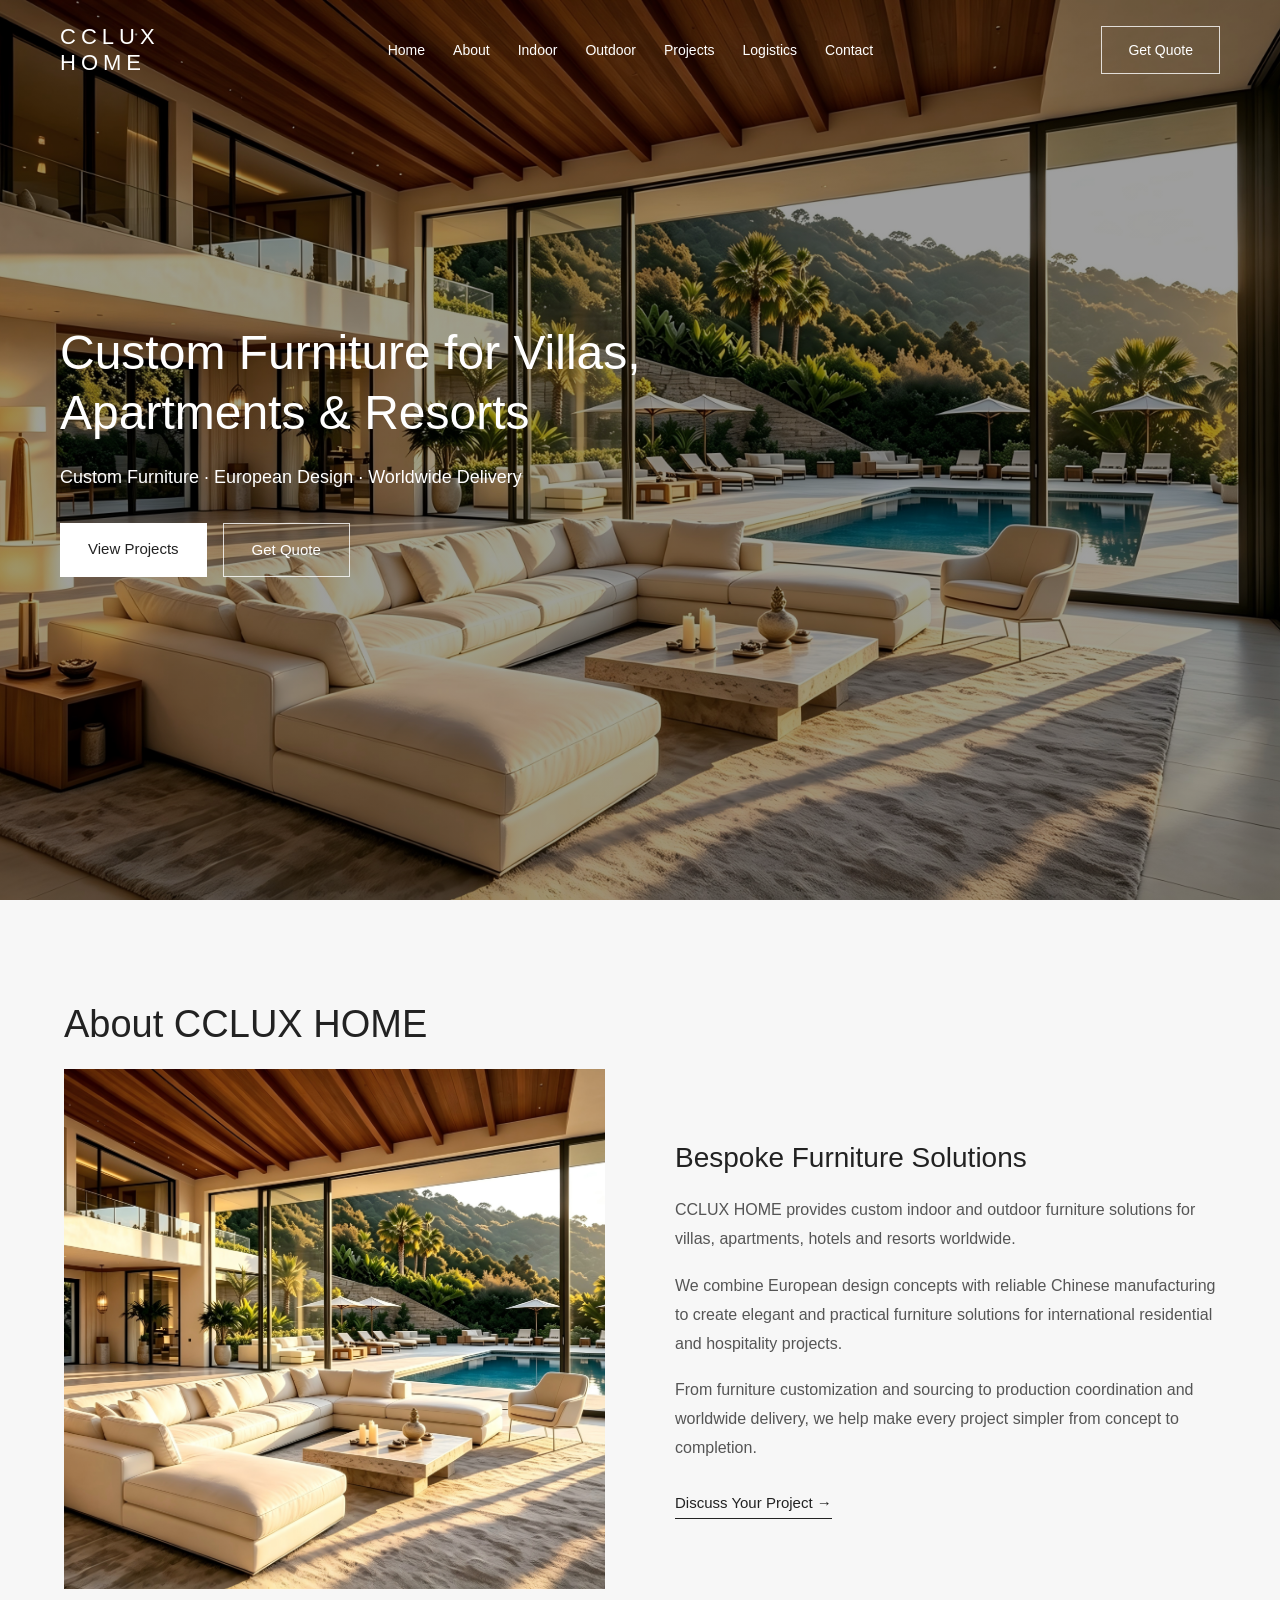
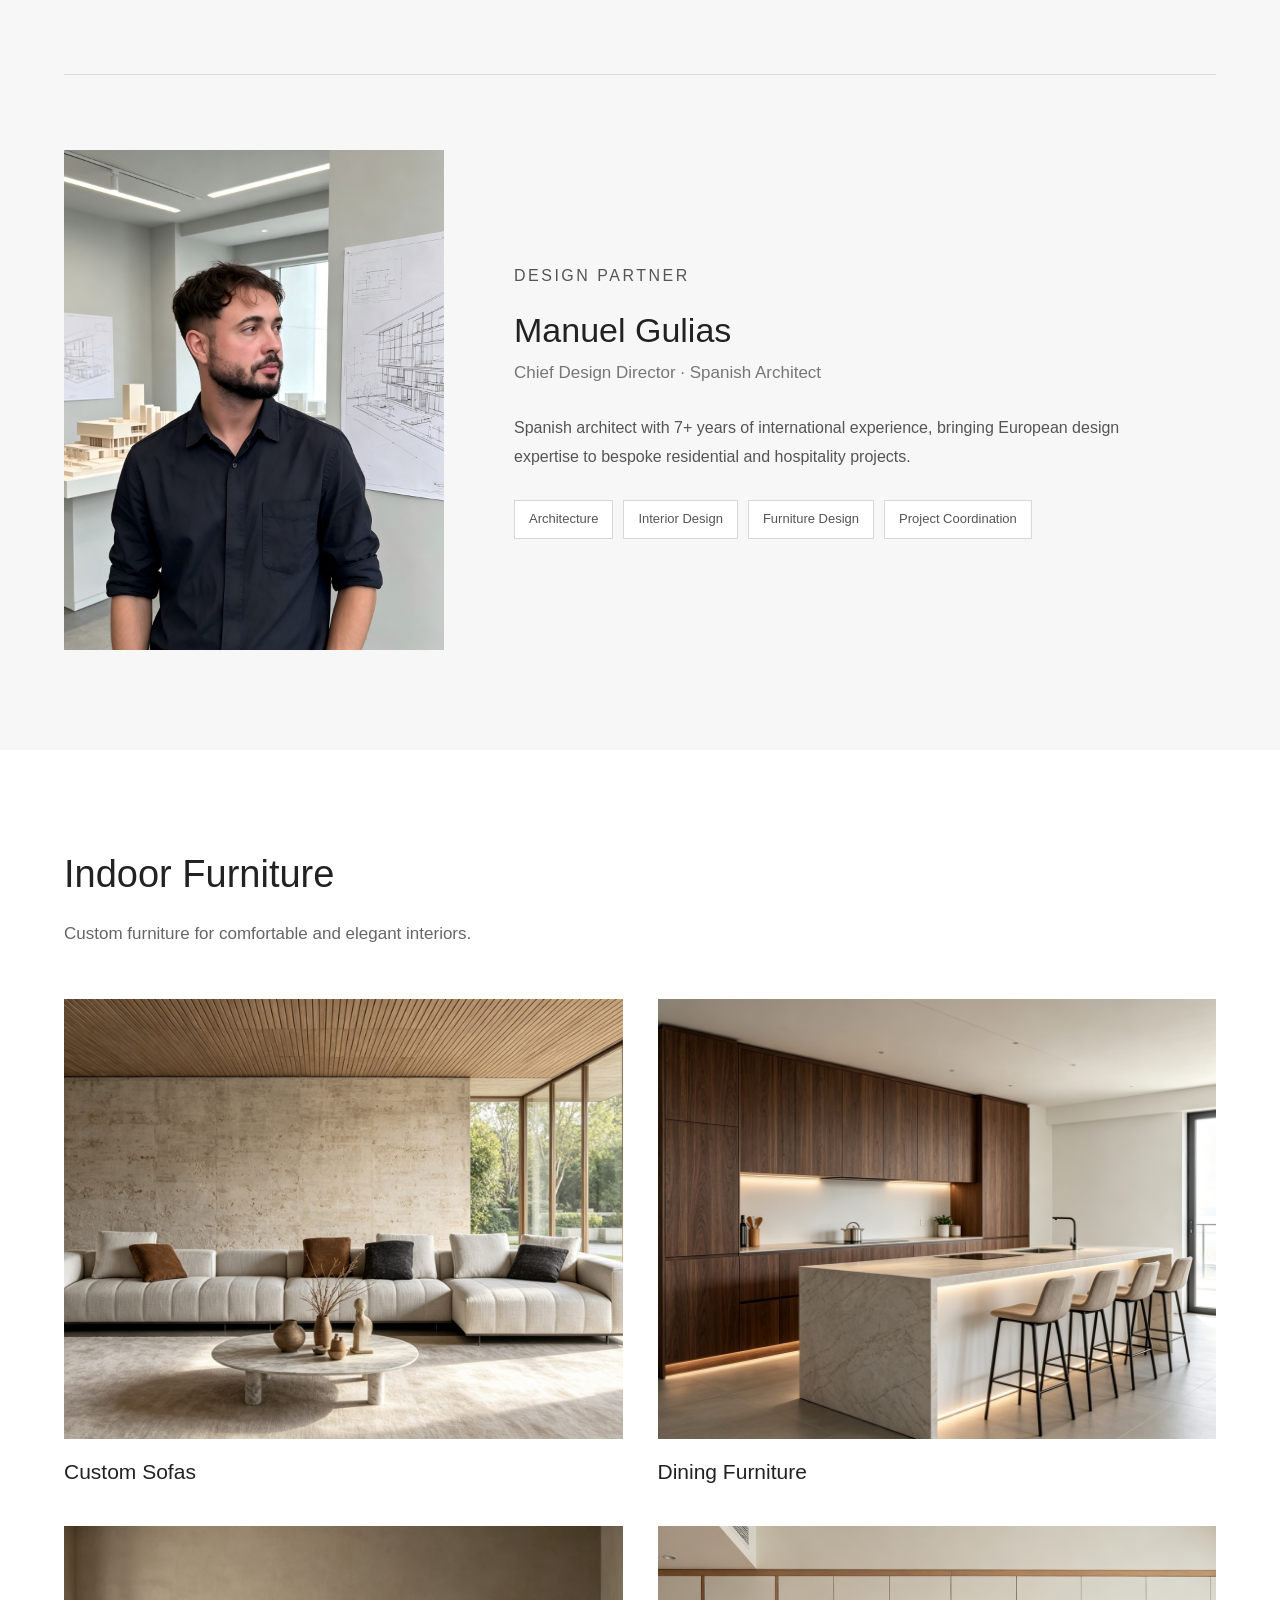
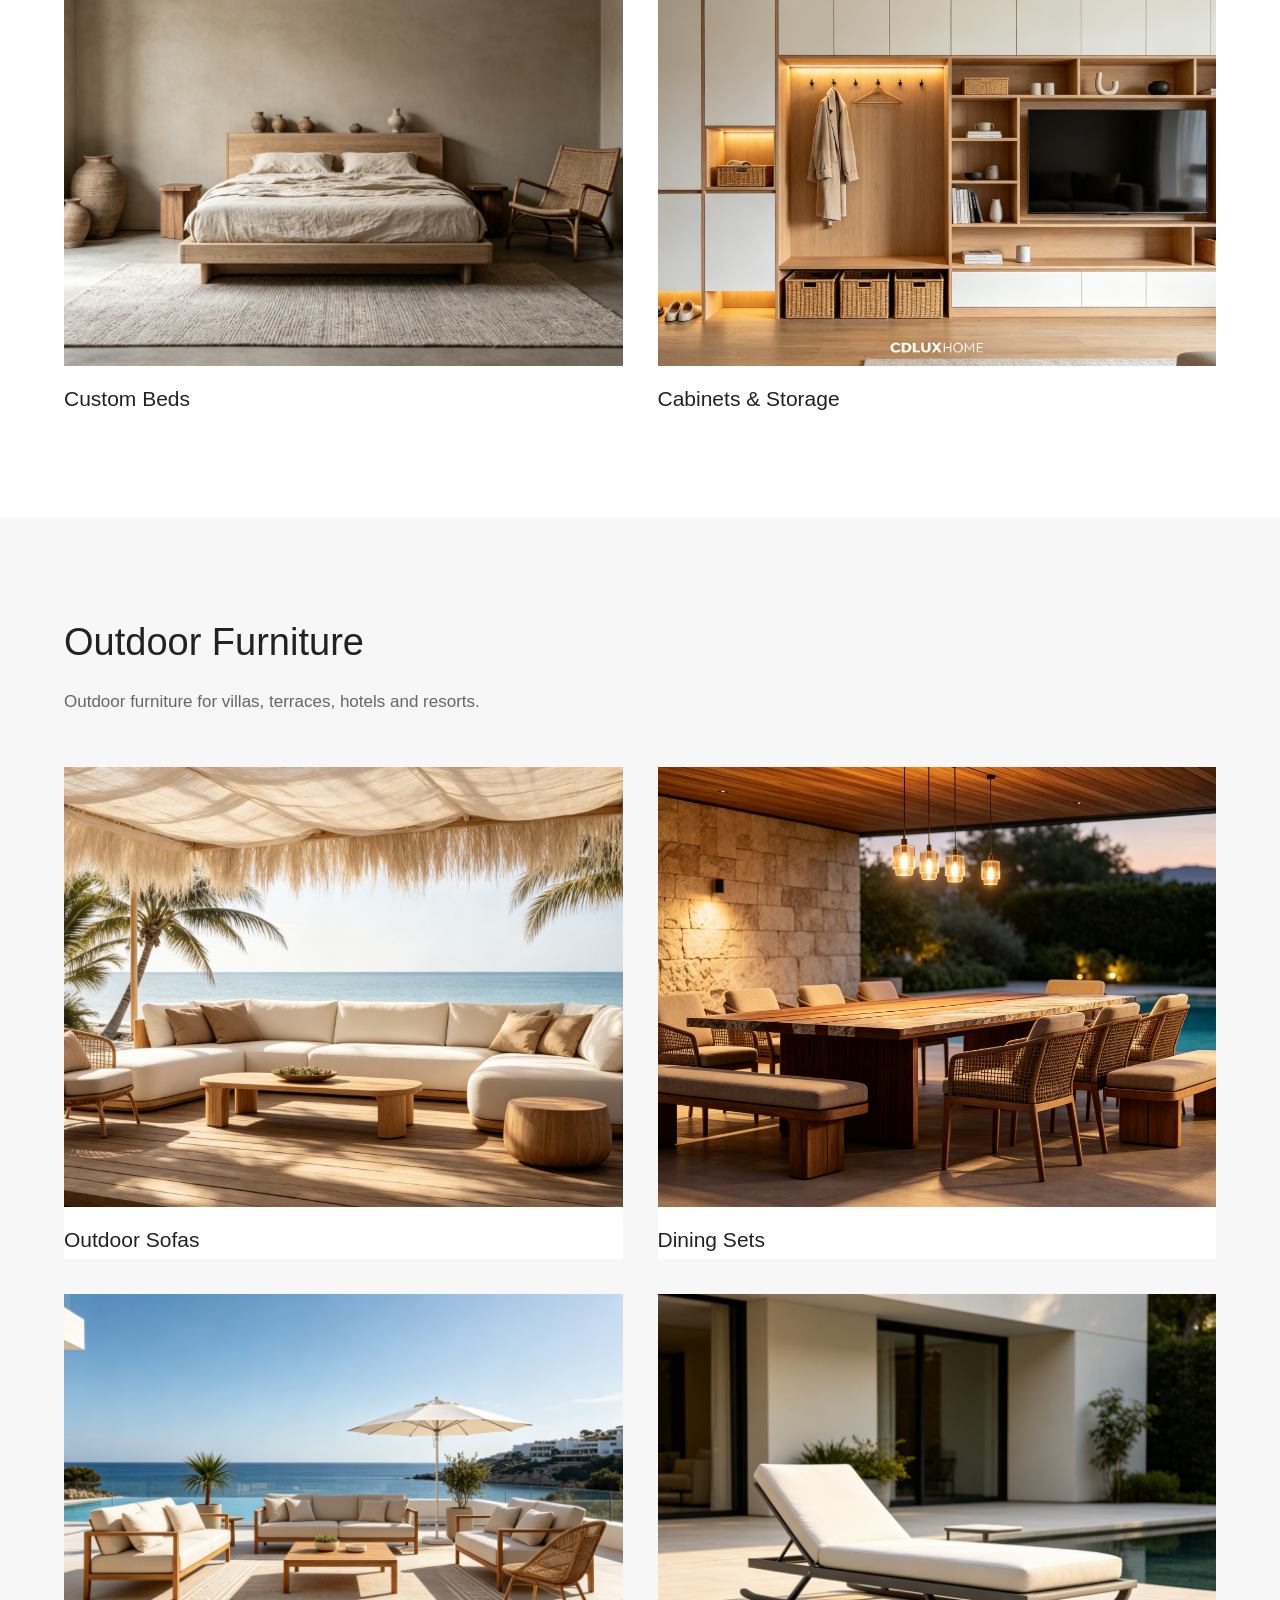
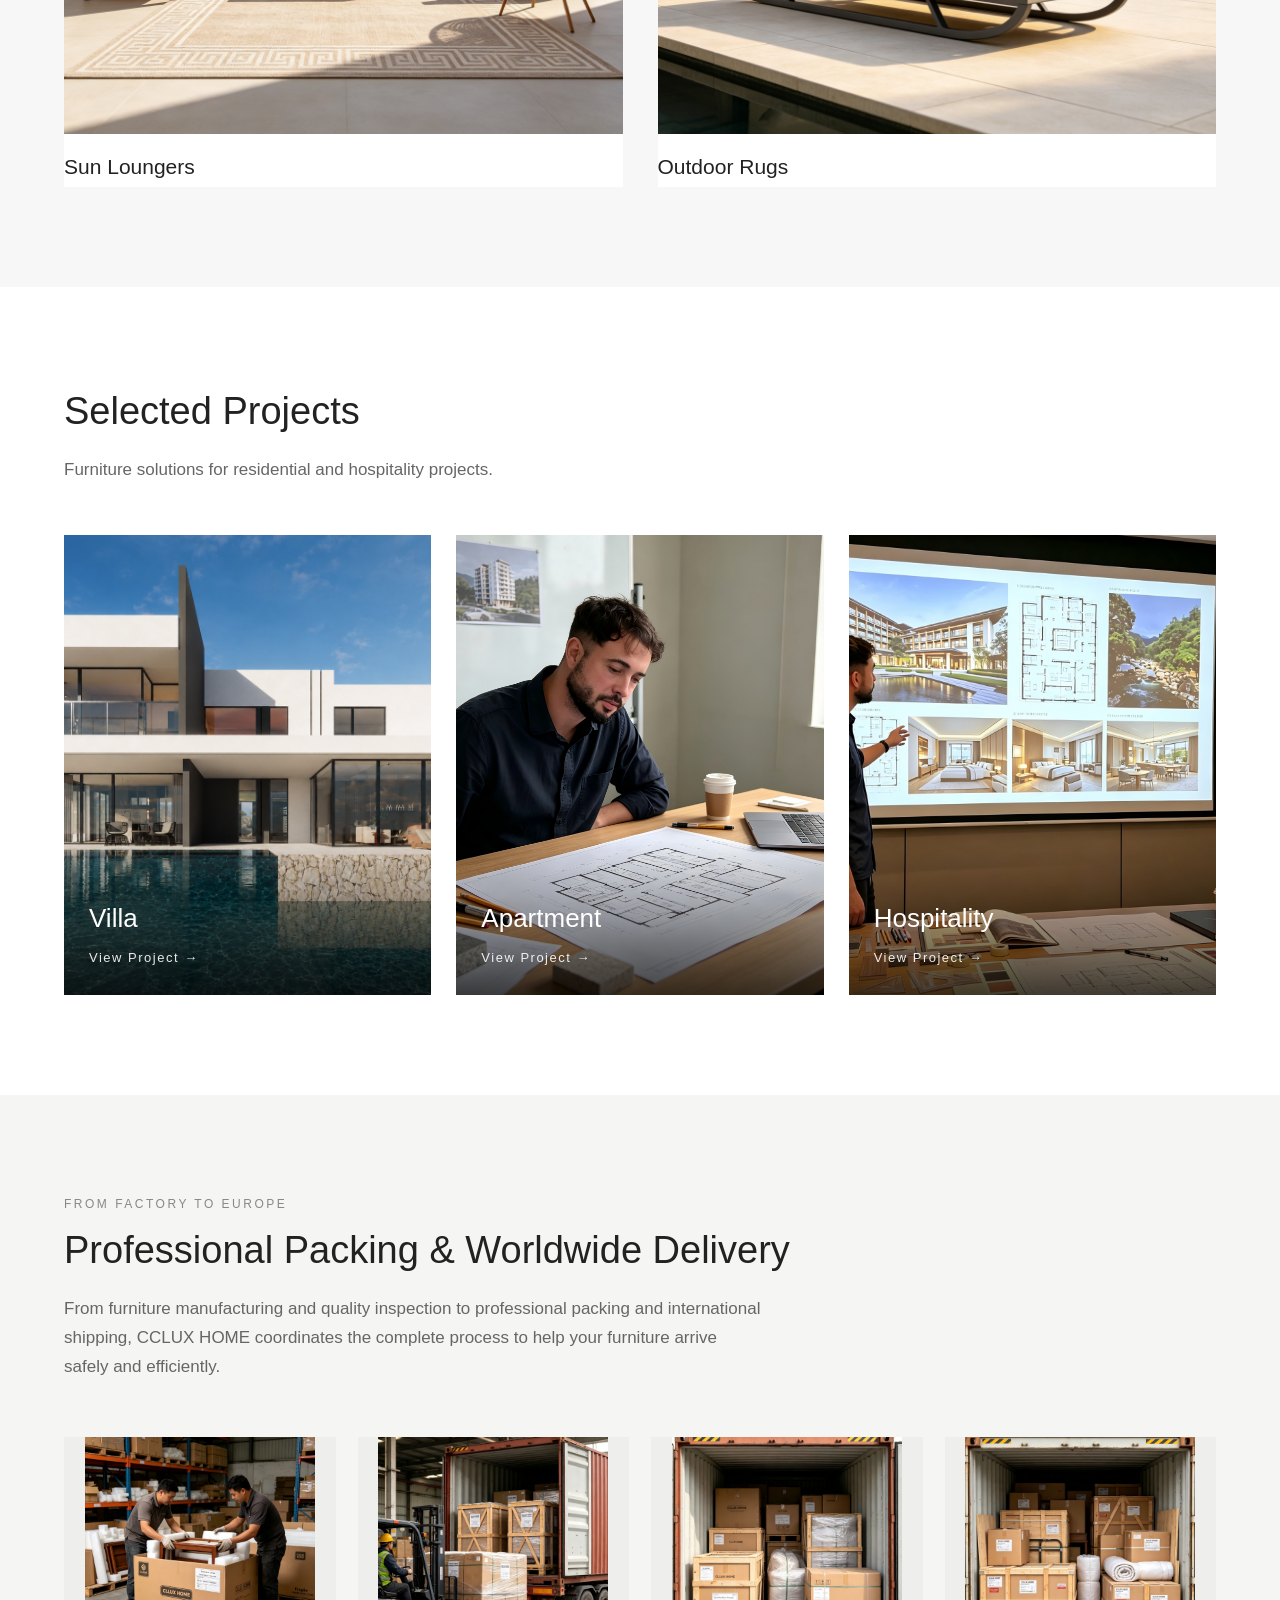
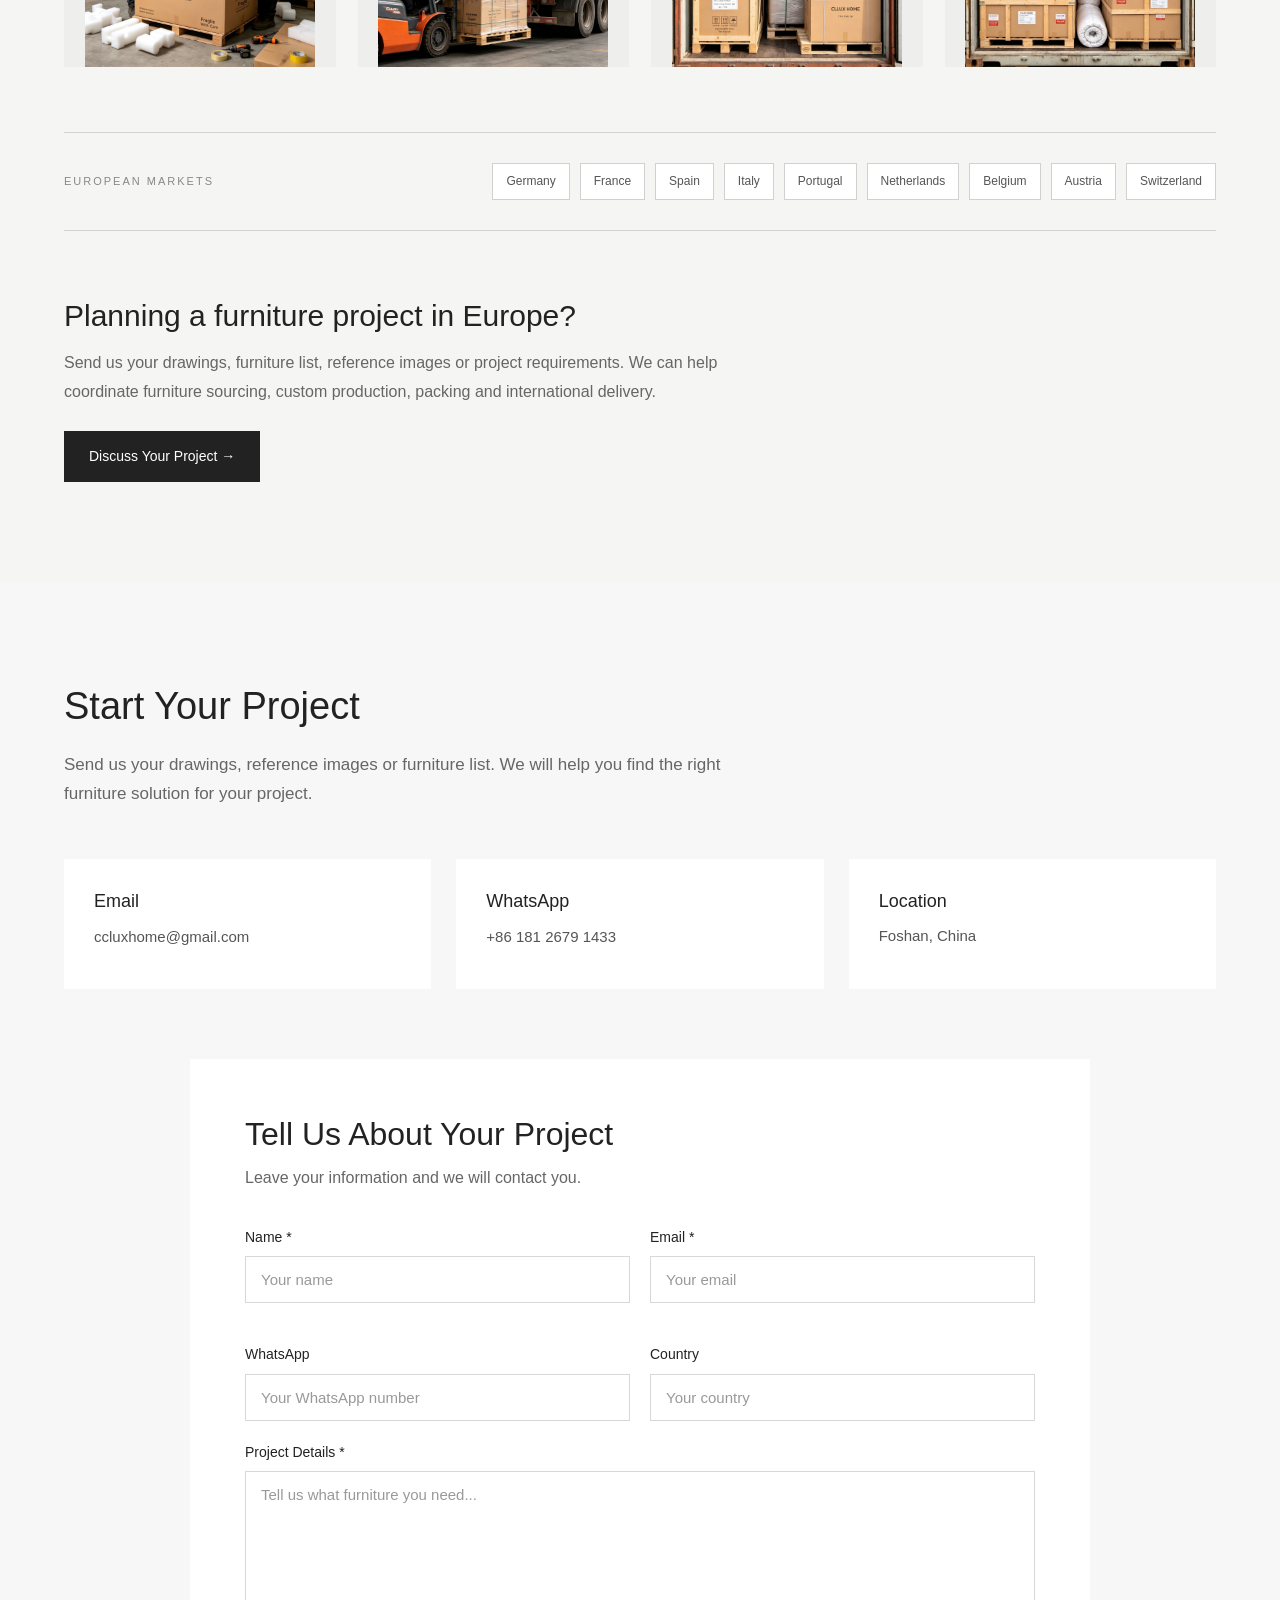
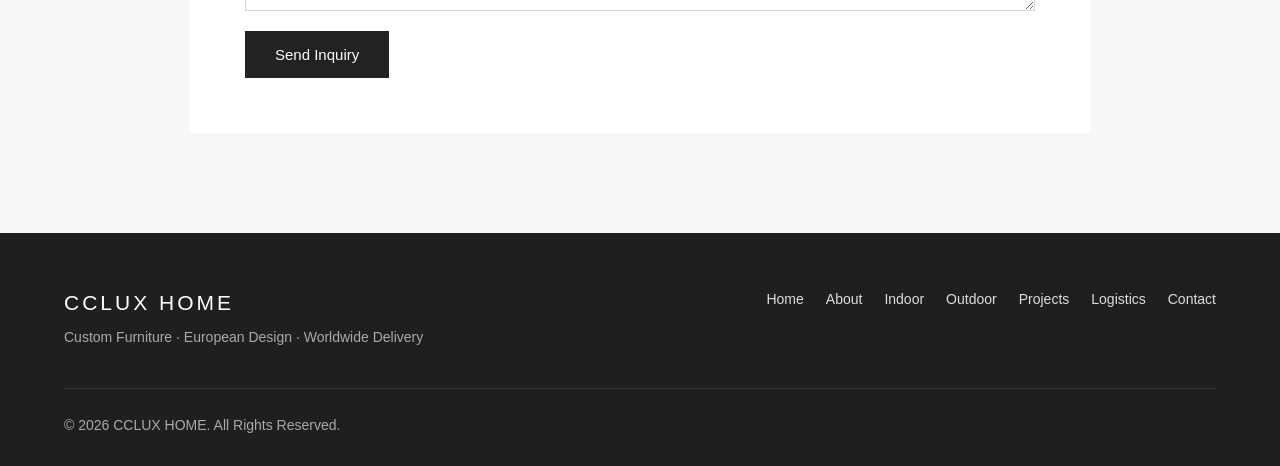
<file: index.html>
<!DOCTYPE html>
<html lang="en">

<head>

<meta charset="UTF-8">

<meta name="viewport" content="width=device-width, initial-scale=1.0">


<!-- ==================================================
SEO
================================================== -->

<title>
Custom Furniture Supplier China | CCLUX HOME
</title>

<meta
    name="description"
    content="CCLUX HOME provides custom indoor and outdoor furniture for villas, apartments, hotels and resorts. European design support, bespoke furniture manufacturing, professional packing and worldwide delivery from China."
>

<meta
    name="keywords"
    content="custom furniture supplier China, bespoke furniture manufacturer, luxury villa furniture, hotel furniture supplier, European furniture supplier, furniture export China, custom furniture Europe"
>

<meta
    name="robots"
    content="index, follow"
>

<link
    rel="canonical"
    href="https://ccluxfurnishings.github.io/"
>


<!-- ==================================================
CSS
================================================== -->

<link
    rel="stylesheet"
    href="css/style.css"
>

</head>


<body>


<!-- ==================================================
HEADER
================================================== -->

<header class="header">

    <a
        href="#home"
        class="logo"
    >
        CCLUX<br>HOME
    </a>


    <nav class="nav">

        <a href="#home">
            Home
        </a>

        <a href="#about">
            About
        </a>

        <a href="#indoor">
            Indoor
        </a>

        <a href="#outdoor">
            Outdoor
        </a>

        <a href="#projects">
            Projects
        </a>

        <a href="#logistics">
            Logistics
        </a>

        <a href="#contact">
            Contact
        </a>

    </nav>


    <a
        href="#contact"
        class="header-btn"
    >
        Get Quote
    </a>

</header>



<!-- ==================================================
HOME / HERO
================================================== -->

<section
    class="hero"
    id="home"
>

    <div class="hero-content">

        <h1>
            Custom Furniture for Villas, Apartments & Resorts
        </h1>


        <p>
            Custom Furniture · European Design · Worldwide Delivery
        </p>


        <div class="buttons">

            <a
                href="#projects"
                class="btn-primary"
            >
                View Projects
            </a>


            <a
                href="#contact"
                class="btn-secondary"
            >
                Get Quote
            </a>

        </div>

    </div>

</section>



<!-- ==================================================
ABOUT
================================================== -->

<section
    class="about"
    id="about"
>

    <div class="container">


        <h2 class="section-title">
            About CCLUX HOME
        </h2>


        <div class="about-grid">


            <!-- ABOUT IMAGE -->

            <div class="about-image">

                <img
                    src="assets/images/hero/hero-villa-interior.png"
                    alt="CCLUX HOME custom furniture and villa project"
                >

            </div>


            <!-- ABOUT TEXT -->

            <div class="about-content">

                <h3>
                    Bespoke Furniture Solutions
                </h3>


                <p>
                    CCLUX HOME provides custom indoor and outdoor furniture
                    solutions for villas, apartments, hotels and resorts worldwide.
                </p>


                <p>
                    We combine European design concepts with reliable Chinese
                    manufacturing to create elegant and practical furniture solutions
                    for international residential and hospitality projects.
                </p>


                <p>
                    From furniture customization and sourcing to production
                    coordination and worldwide delivery, we help make every
                    project simpler from concept to completion.
                </p>


                <a
                    href="#contact"
                    class="text-link"
                >
                    Discuss Your Project →
                </a>

            </div>

        </div>



        <!-- ==================================================
        DESIGN PARTNER
        ================================================== -->

        <div class="designer-section">


            <div class="designer-image">

                <img
                    src="assets/images/hero/manuel-gulias1.png"
                    alt="Manuel Gulias, Chief Design Director at CCLUX HOME"
                >

            </div>


            <div class="designer-content">


                <p class="designer-label">
                    DESIGN PARTNER
                </p>


                <h3>
                    Manuel Gulias
                </h3>


                <p class="designer-role">
                    Chief Design Director · Spanish Architect
                </p>


                <p>
                    Spanish architect with 7+ years of international experience,
                    bringing European design expertise to bespoke residential
                    and hospitality projects.
                </p>


                <div class="designer-details">

                    <span>
                        Architecture
                    </span>

                    <span>
                        Interior Design
                    </span>

                    <span>
                        Furniture Design
                    </span>

                    <span>
                        Project Coordination
                    </span>

                </div>

            </div>

        </div>

    </div>

</section>



<!-- ==================================================
INDOOR FURNITURE
================================================== -->

<section
    class="products"
    id="indoor"
>

    <div class="container">


        <h2 class="section-title">
            Indoor Furniture
        </h2>


        <p class="section-text">
            Custom furniture for comfortable and elegant interiors.
        </p>


        <div class="product-grid">


            <!-- SOFA -->

            <div class="product-card">

                <img
                    src="assets/images/hero/Indoor/sofa1.png"
                    alt="Custom sofa furniture by CCLUX HOME"
                >


                <div class="product-info">

                    <h3>
                        Custom Sofas
                    </h3>

                </div>

            </div>



            <!-- DINING -->

            <div class="product-card">

                <img
                    src="assets/images/hero/Indoor/dining3.png"
                    alt="Custom dining furniture by CCLUX HOME"
                >


                <div class="product-info">

                    <h3>
                        Dining Furniture
                    </h3>

                </div>

            </div>



            <!-- BED -->

            <div class="product-card">

                <img
                    src="assets/images/hero/Indoor/indoorbed4.png"
                    alt="Custom bedroom furniture by CCLUX HOME"
                >


                <div class="product-info">

                    <h3>
                        Custom Beds
                    </h3>

                </div>

            </div>



            <!-- CABINET -->

            <div class="product-card">

                <img
                    src="assets/images/hero/Indoor/lockers.png"
                    alt="Custom cabinets and storage furniture by CCLUX HOME"
                >


                <div class="product-info">

                    <h3>
                        Cabinets & Storage
                    </h3>

                </div>

            </div>


        </div>

    </div>

</section>



<!-- ==================================================
OUTDOOR FURNITURE
================================================== -->

<section
    class="products outdoor"
    id="outdoor"
>

    <div class="container">


        <h2 class="section-title">
            Outdoor Furniture
        </h2>


        <p class="section-text">
            Outdoor furniture for villas, terraces, hotels and resorts.
        </p>


        <div class="product-grid">


            <!-- OUTDOOR SOFA -->

            <div class="product-card">

                <img
                    src="assets/images/hero/Outdoor/outdoor5.png"
                    alt="Custom outdoor sofa by CCLUX HOME"
                >


                <div class="product-info">

                    <h3>
                        Outdoor Sofas
                    </h3>

                </div>

            </div>



            <!-- OUTDOOR DINING -->

            <div class="product-card">

                <img
                    src="assets/images/hero/Outdoor/outdoor 6.png"
                    alt="Outdoor dining furniture by CCLUX HOME"
                >


                <div class="product-info">

                    <h3>
                        Dining Sets
                    </h3>

                </div>

            </div>



            <!-- SUN LOUNGER -->

            <div class="product-card">

                <img
                    src="assets/images/hero/Outdoor/outdoor9.png"
                    alt="Outdoor sun loungers by CCLUX HOME"
                >


                <div class="product-info">

                    <h3>
                        Sun Loungers
                    </h3>

                </div>

            </div>



            <!-- OUTDOOR RUG -->

            <div class="product-card">

                <img
                    src="assets/images/hero/Outdoor/lay1.png"
                    alt="Outdoor rug by CCLUX HOME"
                >


                <div class="product-info">

                    <h3>
                        Outdoor Rugs
                    </h3>

                </div>

            </div>


        </div>

    </div>

</section>



<!-- ==================================================
PROJECTS
================================================== -->

<section
    class="projects"
    id="projects"
>

    <div class="container">


        <h2 class="section-title">
            Selected Projects
        </h2>


        <p class="section-text">
            Furniture solutions for residential and hospitality projects.
        </p>


        <div class="projects-grid">


            <!-- VILLA -->

            <a
                href="projects/villa.html"
                class="project-card"
            >

                <img
                    src="assets/images/hero/Projects/villa01.png"
                    alt="Luxury villa furniture project by CCLUX HOME"
                >


                <div class="project-overlay">

                    <h3>
                        Villa
                    </h3>

                    <span>
                        View Project →
                    </span>

                </div>

            </a>



            <!-- APARTMENT -->

            <a
                href="projects/apartment.html"
                class="project-card"
            >

                <img
                    src="assets/images/hero/Projects/pjj004.png"
                    alt="Apartment furniture project by CCLUX HOME"
                >


                <div class="project-overlay">

                    <h3>
                        Apartment
                    </h3>

                    <span>
                        View Project →
                    </span>

                </div>

            </a>



            <!-- HOSPITALITY -->

            <a
                href="projects/hospitality.html"
                class="project-card"
            >

                <img
                    src="assets/images/hero/Projects/pjj003.png"
                    alt="Hotel and resort furniture project by CCLUX HOME"
                >


                <div class="project-overlay">

                    <h3>
                        Hospitality
                    </h3>

                    <span>
                        View Project →
                    </span>

                </div>

            </a>


        </div>

    </div>

</section>



<!-- ==================================================
LOGISTICS
================================================== -->

<section
    class="logistics"
    id="logistics"
>

    <div class="container">


        <!-- LOGISTICS INTRO -->

        <div class="logistics-header">


            <p class="logistics-label">
                FROM FACTORY TO EUROPE
            </p>


            <h2 class="section-title">
                Professional Packing & Worldwide Delivery
            </h2>


            <p class="section-text">
                From furniture manufacturing and quality inspection to
                professional packing and international shipping, CCLUX HOME
                coordinates the complete process to help your furniture arrive
                safely and efficiently.
            </p>

        </div>



        <!-- ==================================================
        FOUR DELIVERY IMAGES
        ================================================== -->

        <div class="delivery-grid">


            <!-- DELIVERY IMAGE 01 -->

            <div class="delivery-card">

                <div class="delivery-image">

                    <img
                        src="assets/images/hero/Logistics/Delivery01.png"
                        alt="CCLUX HOME furniture manufacturing and preparation"
                    >

                </div>

            </div>



            <!-- DELIVERY IMAGE 02 -->

            <div class="delivery-card">

                <div class="delivery-image">

                    <img
                        src="assets/images/hero/Logistics/Delivery02.png"
                        alt="CCLUX HOME furniture quality inspection"
                    >

                </div>

            </div>



            <!-- DELIVERY IMAGE 03 -->

            <div class="delivery-card">

                <div class="delivery-image">

                    <img
                        src="assets/images/hero/Logistics/Delivery03.png"
                        alt="CCLUX HOME professional furniture packaging"
                    >

                </div>

            </div>



            <!-- DELIVERY IMAGE 04 -->

            <div class="delivery-card">

                <div class="delivery-image">

                    <img
                        src="assets/images/hero/Logistics/Delivery04.png"
                        alt="CCLUX HOME international furniture shipping"
                    >

                </div>

            </div>


        </div>



        <!-- ==================================================
        EUROPEAN MARKETS
        ================================================== -->

        <div class="europe-markets">


            <p class="markets-label">
                EUROPEAN MARKETS
            </p>


            <div class="market-list">

                <span>
                    Germany
                </span>

                <span>
                    France
                </span>

                <span>
                    Spain
                </span>

                <span>
                    Italy
                </span>

                <span>
                    Portugal
                </span>

                <span>
                    Netherlands
                </span>

                <span>
                    Belgium
                </span>

                <span>
                    Austria
                </span>

                <span>
                    Switzerland
                </span>

            </div>

        </div>



        <!-- ==================================================
        LOGISTICS CTA
        ================================================== -->

        <div class="logistics-cta">


            <h3>
                Planning a furniture project in Europe?
            </h3>


            <p>
                Send us your drawings, furniture list, reference images or
                project requirements. We can help coordinate furniture sourcing,
                custom production, packing and international delivery.
            </p>


            <a
                href="#contact"
                class="logistics-btn"
            >
                Discuss Your Project →
            </a>

        </div>

    </div>

</section>



<!-- ==================================================
CONTACT
================================================== -->

<section
    class="contact"
    id="contact"
>

    <div class="container">


        <h2 class="section-title">
            Start Your Project
        </h2>


        <p class="section-text">
            Send us your drawings, reference images or furniture list.
            We will help you find the right furniture solution for your project.
        </p>



        <!-- CONTACT INFORMATION -->

        <div class="contact-grid">


            <!-- EMAIL -->

            <div class="contact-item">

                <h3>
                    Email
                </h3>


                <a href="mailto:ccluxhome@gmail.com">
                    ccluxhome@gmail.com
                </a>

            </div>



            <!-- WHATSAPP -->

            <div class="contact-item">

                <h3>
                    WhatsApp
                </h3>


                <a
                    href="https://wa.me/8618126791433"
                    target="_blank"
                    rel="noopener noreferrer"
                >
                    +86 181 2679 1433
                </a>

            </div>



            <!-- LOCATION -->

            <div class="contact-item">

                <h3>
                    Location
                </h3>


                <p>
                    Foshan, China
                </p>

            </div>


        </div>



        <!-- ==================================================
        CONTACT FORM
        ================================================== -->

        <div class="inquiry-form">


            <h2>
                Tell Us About Your Project
            </h2>


            <p>
                Leave your information and we will contact you.
            </p>


            <form
                action="https://formsubmit.co/ccluxhome@gmail.com"
                method="POST"
            >


                <input
                    type="hidden"
                    name="_subject"
                    value="New CCLUX HOME Inquiry"
                >


                <input
                    type="hidden"
                    name="_captcha"
                    value="false"
                >



                <div class="form-grid">


                    <!-- NAME -->

                    <div class="form-group">

                        <label for="name">
                            Name *
                        </label>


                        <input
                            type="text"
                            id="name"
                            name="Name"
                            placeholder="Your name"
                            required
                        >

                    </div>



                    <!-- EMAIL -->

                    <div class="form-group">

                        <label for="email">
                            Email *
                        </label>


                        <input
                            type="email"
                            id="email"
                            name="Email"
                            placeholder="Your email"
                            required
                        >

                    </div>



                    <!-- WHATSAPP -->

                    <div class="form-group">

                        <label for="whatsapp">
                            WhatsApp
                        </label>


                        <input
                            type="text"
                            id="whatsapp"
                            name="WhatsApp"
                            placeholder="Your WhatsApp number"
                        >

                    </div>



                    <!-- COUNTRY -->

                    <div class="form-group">

                        <label for="country">
                            Country
                        </label>


                        <input
                            type="text"
                            id="country"
                            name="Country"
                            placeholder="Your country"
                        >

                    </div>


                </div>



                <!-- PROJECT DETAILS -->

                <div class="form-group full-width">

                    <label for="message">
                        Project Details *
                    </label>


                    <textarea
                        id="message"
                        name="Project Details"
                        rows="5"
                        placeholder="Tell us what furniture you need..."
                        required
                    ></textarea>

                </div>



                <button
                    type="submit"
                    class="submit-btn"
                >
                    Send Inquiry
                </button>


            </form>

        </div>

    </div>

</section>



<!-- ==================================================
FOOTER
================================================== -->

<footer class="footer">

    <div class="container">


        <div class="footer-content">


            <div>

                <h3>
                    CCLUX HOME
                </h3>


                <p>
                    Custom Furniture · European Design · Worldwide Delivery
                </p>

            </div>



            <div class="footer-links">

                <a href="#home">
                    Home
                </a>

                <a href="#about">
                    About
                </a>

                <a href="#indoor">
                    Indoor
                </a>

                <a href="#outdoor">
                    Outdoor
                </a>

                <a href="#projects">
                    Projects
                </a>

                <a href="#logistics">
                    Logistics
                </a>

                <a href="#contact">
                    Contact
                </a>

            </div>

        </div>



        <p class="copyright">
            © 2026 CCLUX HOME. All Rights Reserved.
        </p>


    </div>

</footer>



</body>

</html>
</file>
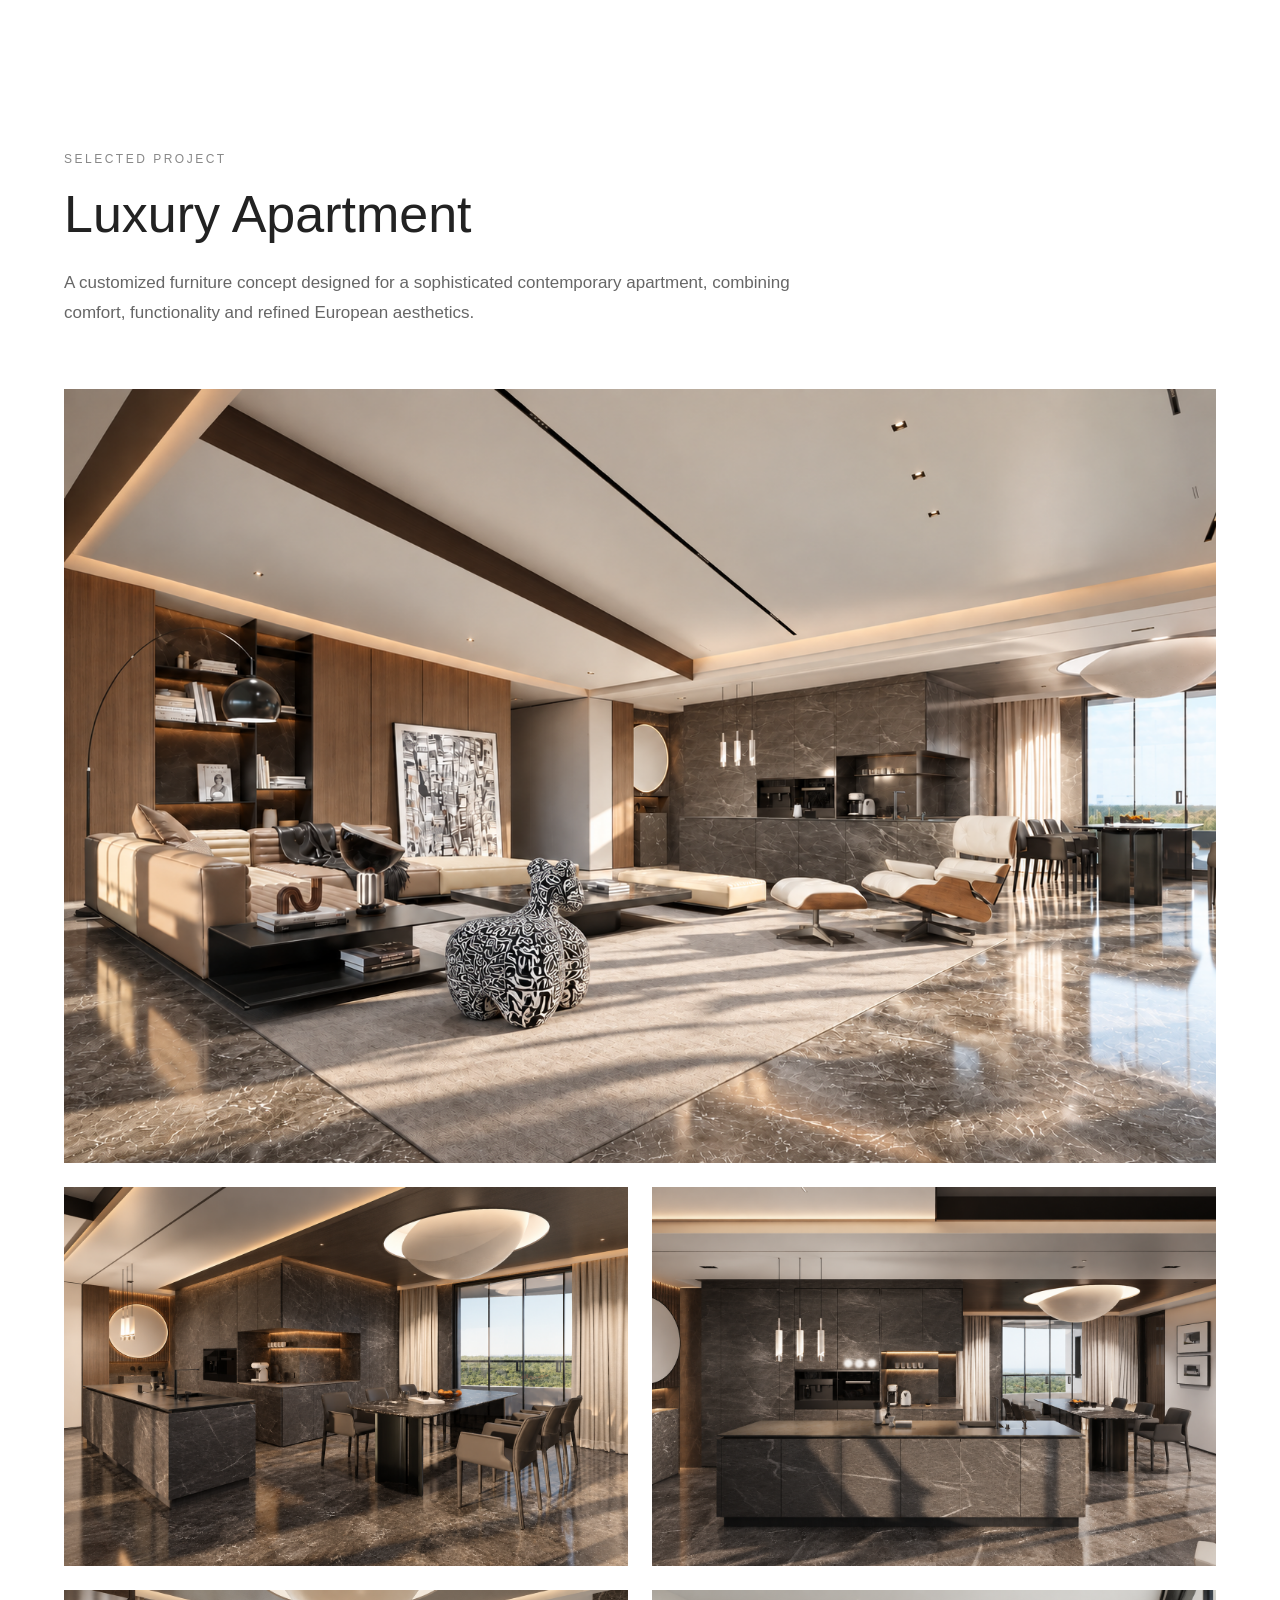
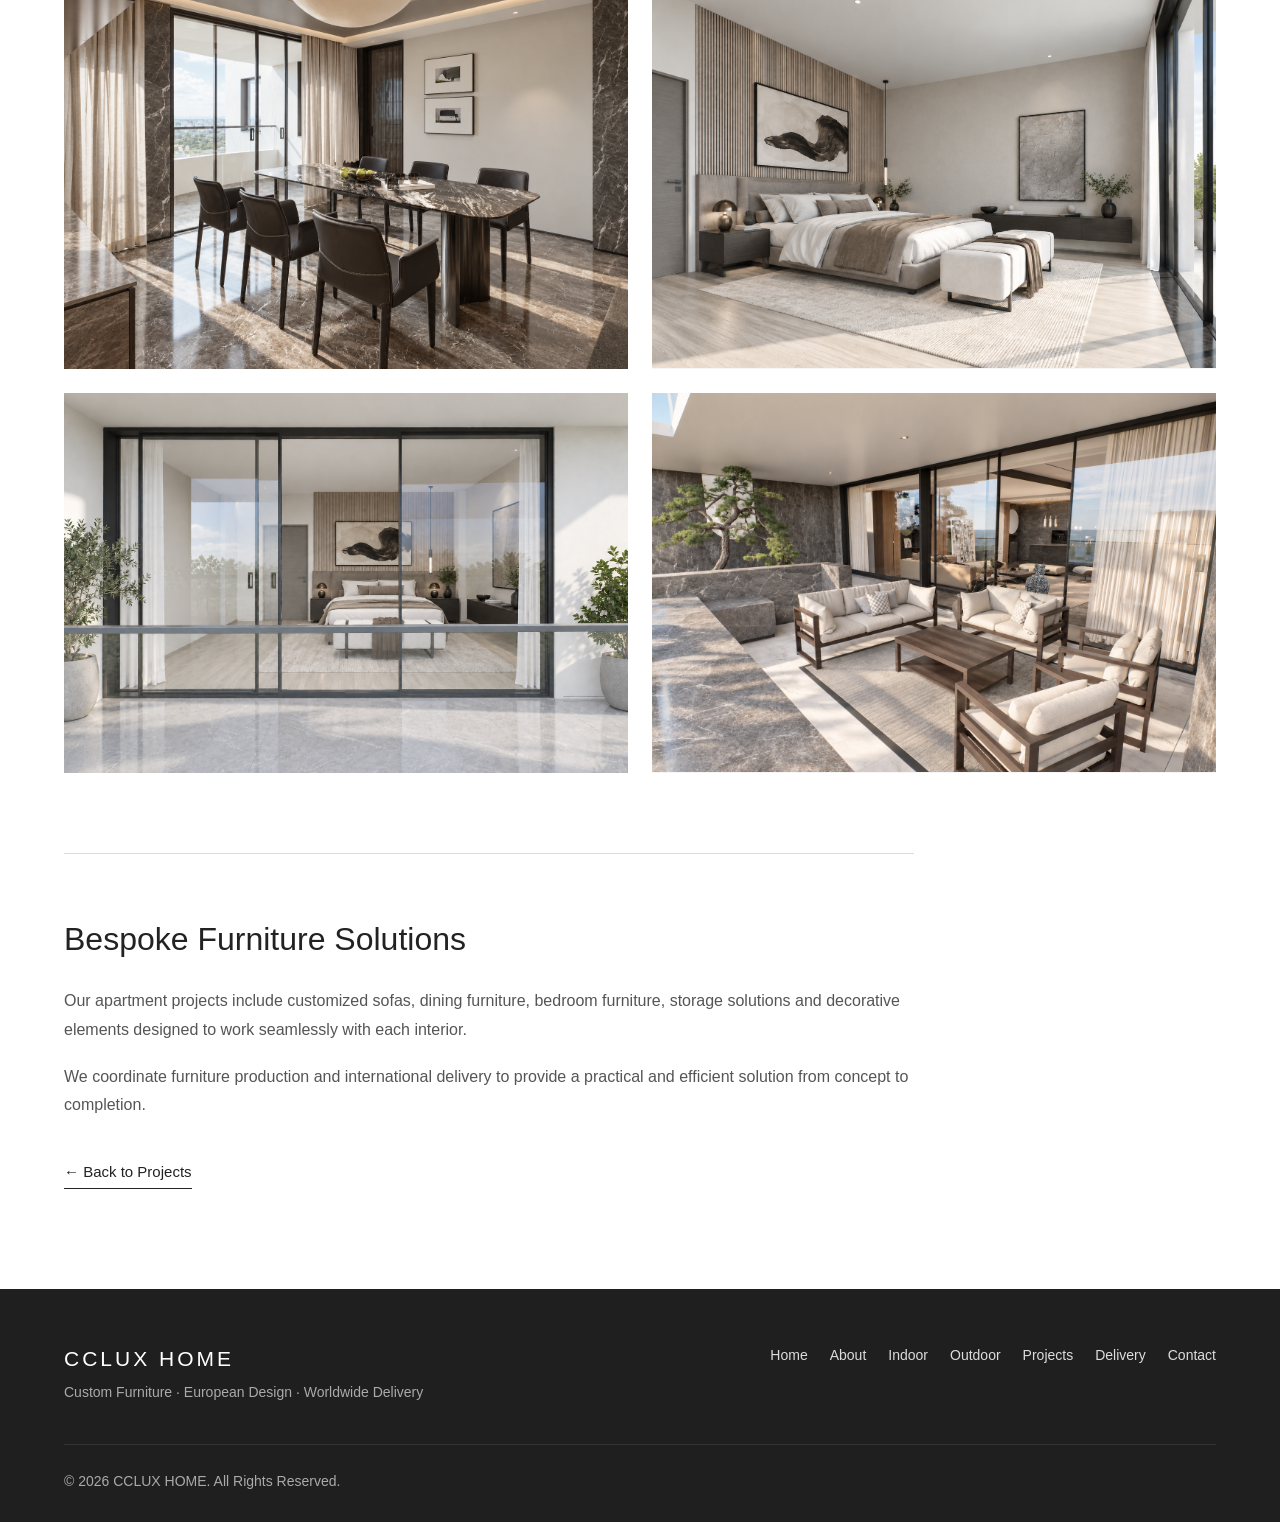
<file: projects/apartment.html>
<!DOCTYPE html>

<html lang="en">

<head>

<meta charset="UTF-8">

<meta name="viewport" content="width=device-width, initial-scale=1.0">

<title>Luxury Apartment Furniture Project | CCLUX HOME</title>

<meta
name="description"
content="Bespoke apartment furniture project by CCLUX HOME, combining European design and customized furniture manufacturing."
>

<link rel="stylesheet" href="../css/style.css">

<style>

/* ==================================================
PROJECT DETAIL
================================================== */

.project-detail {
    padding: 150px 0 100px;
    background: #ffffff;
}

.project-detail-header {
    max-width: 850px;
    margin-bottom: 60px;
}

.project-detail-label {
    font-size: 12px;
    letter-spacing: 2.5px;
    color: #888;
    margin-bottom: 14px;
}

.project-detail-title {
    font-size: 52px;
    font-weight: 400;
    line-height: 1.2;
    margin-bottom: 22px;
}

.project-detail-description {
    max-width: 780px;
    font-size: 17px;
    line-height: 1.8;
    color: #666;
}


/* ==================================================
PROJECT GALLERY
================================================== */

/*
第一行：

ap010
占满整行

下面：

ap02 + ap03
ap04 + ap06
ap08 + ap09
*/

.project-gallery {
    display: grid;
    grid-template-columns: repeat(2, minmax(0, 1fr));
    gap: 24px;
    width: 100%;
}


/* ==================================================
第一张大图
================================================== */

.gallery-main {
    grid-column: 1 / -1;
    width: 100%;
    overflow: hidden;
    background: #f5f5f5;
}

.gallery-main img {
    width: 100%;
    height: auto;
    display: block;
    object-fit: contain;
}


/* ==================================================
下面六张图片
================================================== */

.gallery-item {
    width: 100%;
    overflow: hidden;
    background: #f5f5f5;
}

.gallery-item img {
    width: 100%;
    height: auto;
    display: block;
    object-fit: contain;
    transition: transform 0.4s ease;
}

.gallery-item:hover img {
    transform: scale(1.02);
}


/* ==================================================
PROJECT INFORMATION
================================================== */

.project-info {
    max-width: 850px;
    margin-top: 80px;
    padding-top: 60px;
    border-top: 1px solid #dddddd;
}

.project-info h2 {
    font-size: 32px;
    font-weight: 400;
    margin-bottom: 22px;
}

.project-info p {
    font-size: 16px;
    line-height: 1.8;
    color: #555;
    margin-bottom: 18px;
}

.project-back {
    display: inline-block;
    margin-top: 22px;
    font-size: 15px;
    border-bottom: 1px solid #222;
    padding-bottom: 4px;
    transition: opacity 0.3s ease;
}

.project-back:hover {
    opacity: 0.6;
}


/* ==================================================
MOBILE
================================================== */

@media (max-width: 700px) {

    .project-detail {
        padding: 120px 0 70px;
    }

    .project-detail-header {
        margin-bottom: 40px;
    }

    .project-detail-title {
        font-size: 38px;
    }

    .project-detail-description {
        font-size: 15px;
    }

    .project-gallery {
        grid-template-columns: 1fr;
        gap: 18px;
    }

    .gallery-main {
        grid-column: 1;
    }

    .gallery-item {
        width: 100%;
    }

    .project-info {
        margin-top: 55px;
        padding-top: 45px;
    }

    .project-info h2 {
        font-size: 28px;
    }

}


/* ==================================================
SMALL MOBILE
================================================== */

@media (max-width: 500px) {

    .project-detail-title {
        font-size: 32px;
    }

    .project-detail-description {
        font-size: 15px;
        line-height: 1.7;
    }

}

</style>

</head>


<body>


<!-- ==================================================
HEADER
================================================== -->

<header class="header">

<a href="../index.html" class="logo">
CCLUX<br>HOME
</a>


<nav class="nav">

<a href="../index.html#home">Home</a>

<a href="../index.html#about">About</a>

<a href="../index.html#indoor">Indoor</a>

<a href="../index.html#outdoor">Outdoor</a>

<a href="../index.html#projects">Projects</a>

<a href="../index.html#delivery">Delivery</a>

<a href="../index.html#contact">Contact</a>

</nav>


<a
href="../index.html#contact"
class="header-btn"
>

Get Quote

</a>

</header>


<!-- ==================================================
PROJECT DETAIL
================================================== -->

<section class="project-detail">

<div class="container">


<!-- ==================================================
PROJECT HEADER
================================================== -->

<div class="project-detail-header">

<p class="project-detail-label">
SELECTED PROJECT
</p>


<h1 class="project-detail-title">
Luxury Apartment
</h1>


<p class="project-detail-description">

A customized furniture concept designed for a sophisticated
contemporary apartment, combining comfort, functionality and
refined European aesthetics.

</p>

</div>


<!-- ==================================================
7 IMAGE PROJECT GALLERY
================================================== -->

<div class="project-gallery">


<!-- ==================================================
ROW 1 — LARGE IMAGE
================================================== -->

<div class="gallery-main">

<img
src="../assets/images/hero/Projects/ap03.png"
alt="Luxury apartment interior by CCLUX HOME"
>

</div>


<!-- ==================================================
ROW 2
================================================== -->

<div class="gallery-item">

<img
src="../assets/images/hero/Projects/ap010.png"
alt="Apartment living room furniture"
>

</div>


<div class="gallery-item">

<img
src="../assets/images/hero/Projects/ap06.png"
alt="Custom apartment furniture"
>

</div>


<!-- ==================================================
ROW 3
================================================== -->

<div class="gallery-item">

<img
src="../assets/images/hero/Projects/ap04.png"
alt="Apartment interior design"
>

</div>


<div class="gallery-item">

<img
src="../assets/images/hero/Projects/ap08.png"
alt="Apartment dining and living furniture"
>

</div>


<!-- ==================================================
ROW 4
================================================== -->

<div class="gallery-item">

<img
src="../assets/images/hero/Projects/ap02.png"
alt="Apartment bedroom furniture"
>

</div>


<div class="gallery-item">

<img
src="../assets/images/hero/Projects/ap09.png"
alt="Apartment custom furniture"
>

</div>


</div>


<!-- ==================================================
PROJECT INFORMATION
================================================== -->

<div class="project-info">

<h2>
Bespoke Furniture Solutions
</h2>


<p>

Our apartment projects include customized sofas,
dining furniture, bedroom furniture, storage solutions
and decorative elements designed to work seamlessly
with each interior.

</p>


<p>

We coordinate furniture production and international
delivery to provide a practical and efficient solution
from concept to completion.

</p>


<a
href="../index.html#projects"
class="project-back"
>

← Back to Projects

</a>

</div>


</div>

</section>


<!-- ==================================================
FOOTER
================================================== -->

<footer class="footer">

<div class="container">


<div class="footer-content">


<div>

<h3>
CCLUX HOME
</h3>


<p>
Custom Furniture · European Design · Worldwide Delivery
</p>

</div>


<div class="footer-links">


<a href="../index.html#home">
Home
</a>


<a href="../index.html#about">
About
</a>


<a href="../index.html#indoor">
Indoor
</a>


<a href="../index.html#outdoor">
Outdoor
</a>


<a href="../index.html#projects">
Projects
</a>


<a href="../index.html#delivery">
Delivery
</a>


<a href="../index.html#contact">
Contact
</a>


</div>

</div>


<p class="copyright">

© 2026 CCLUX HOME. All Rights Reserved.

</p>


</div>

</footer>


</body>

</html>
</file>
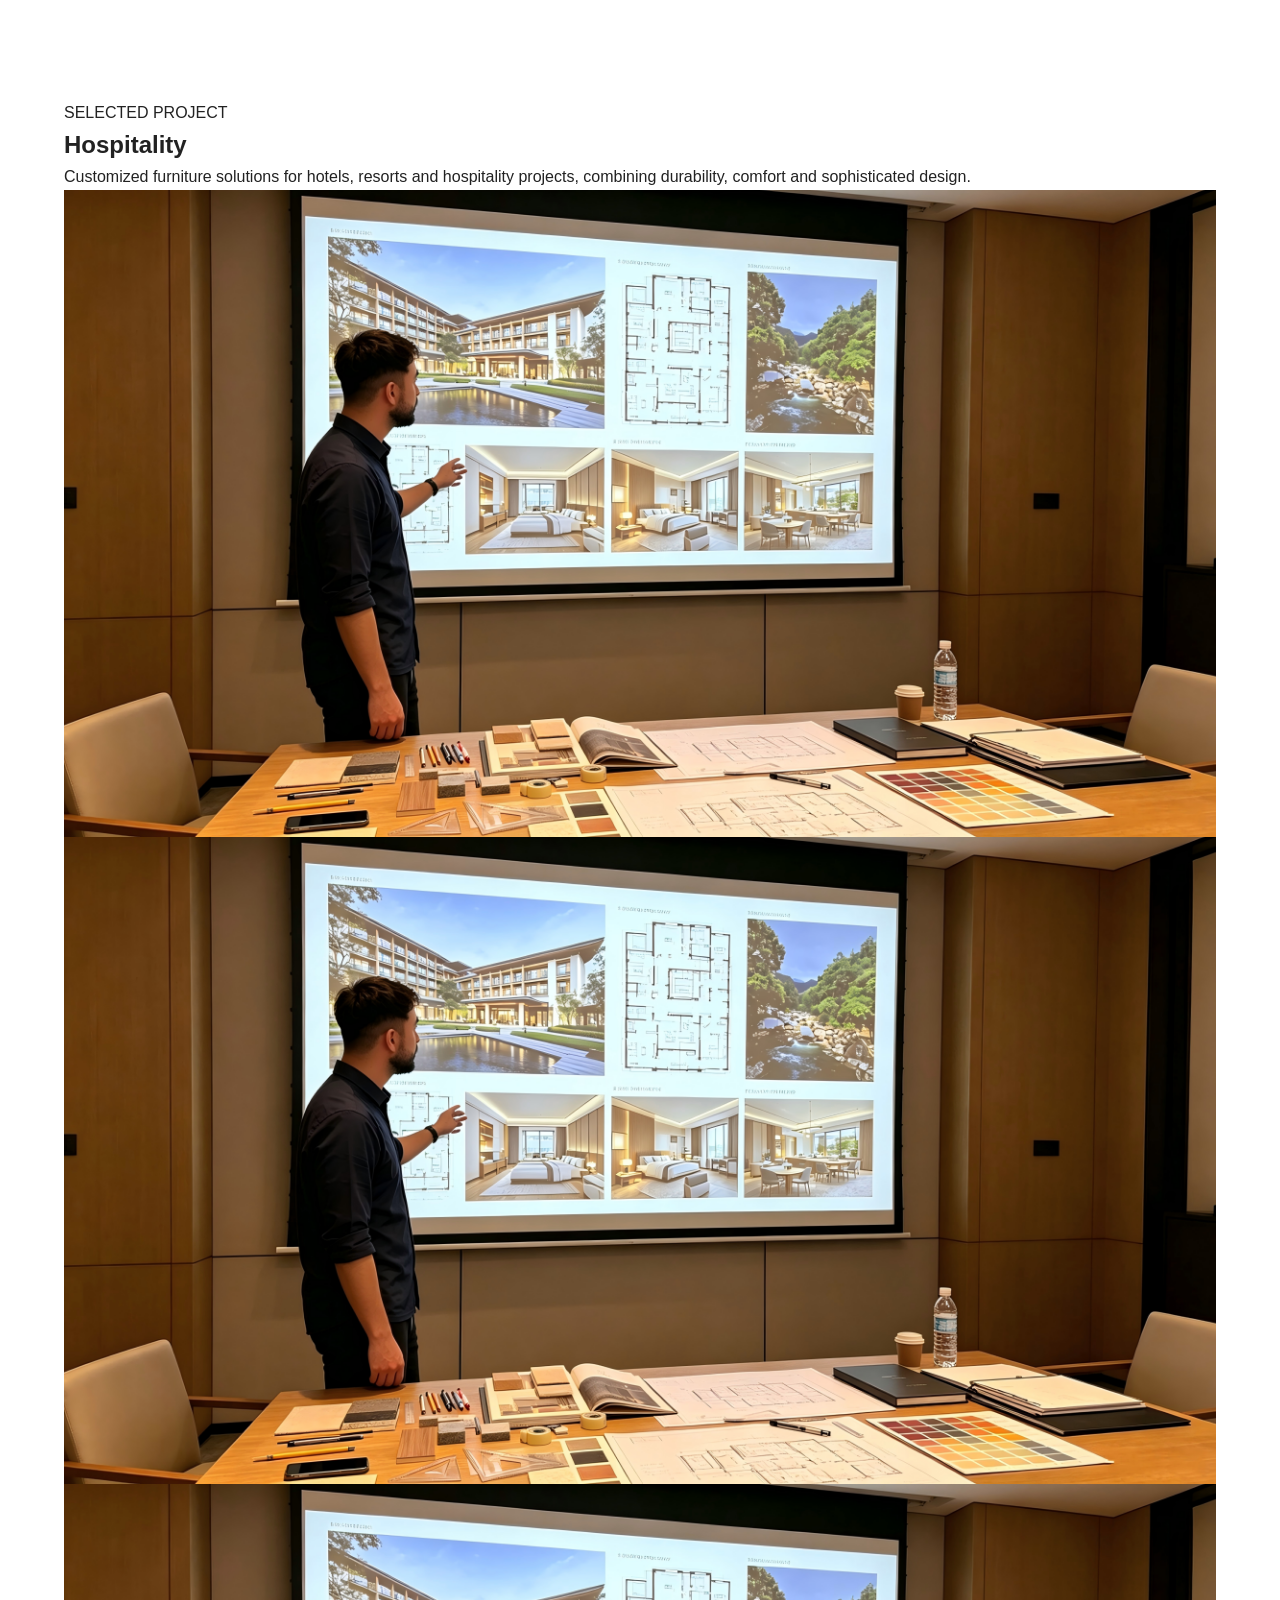
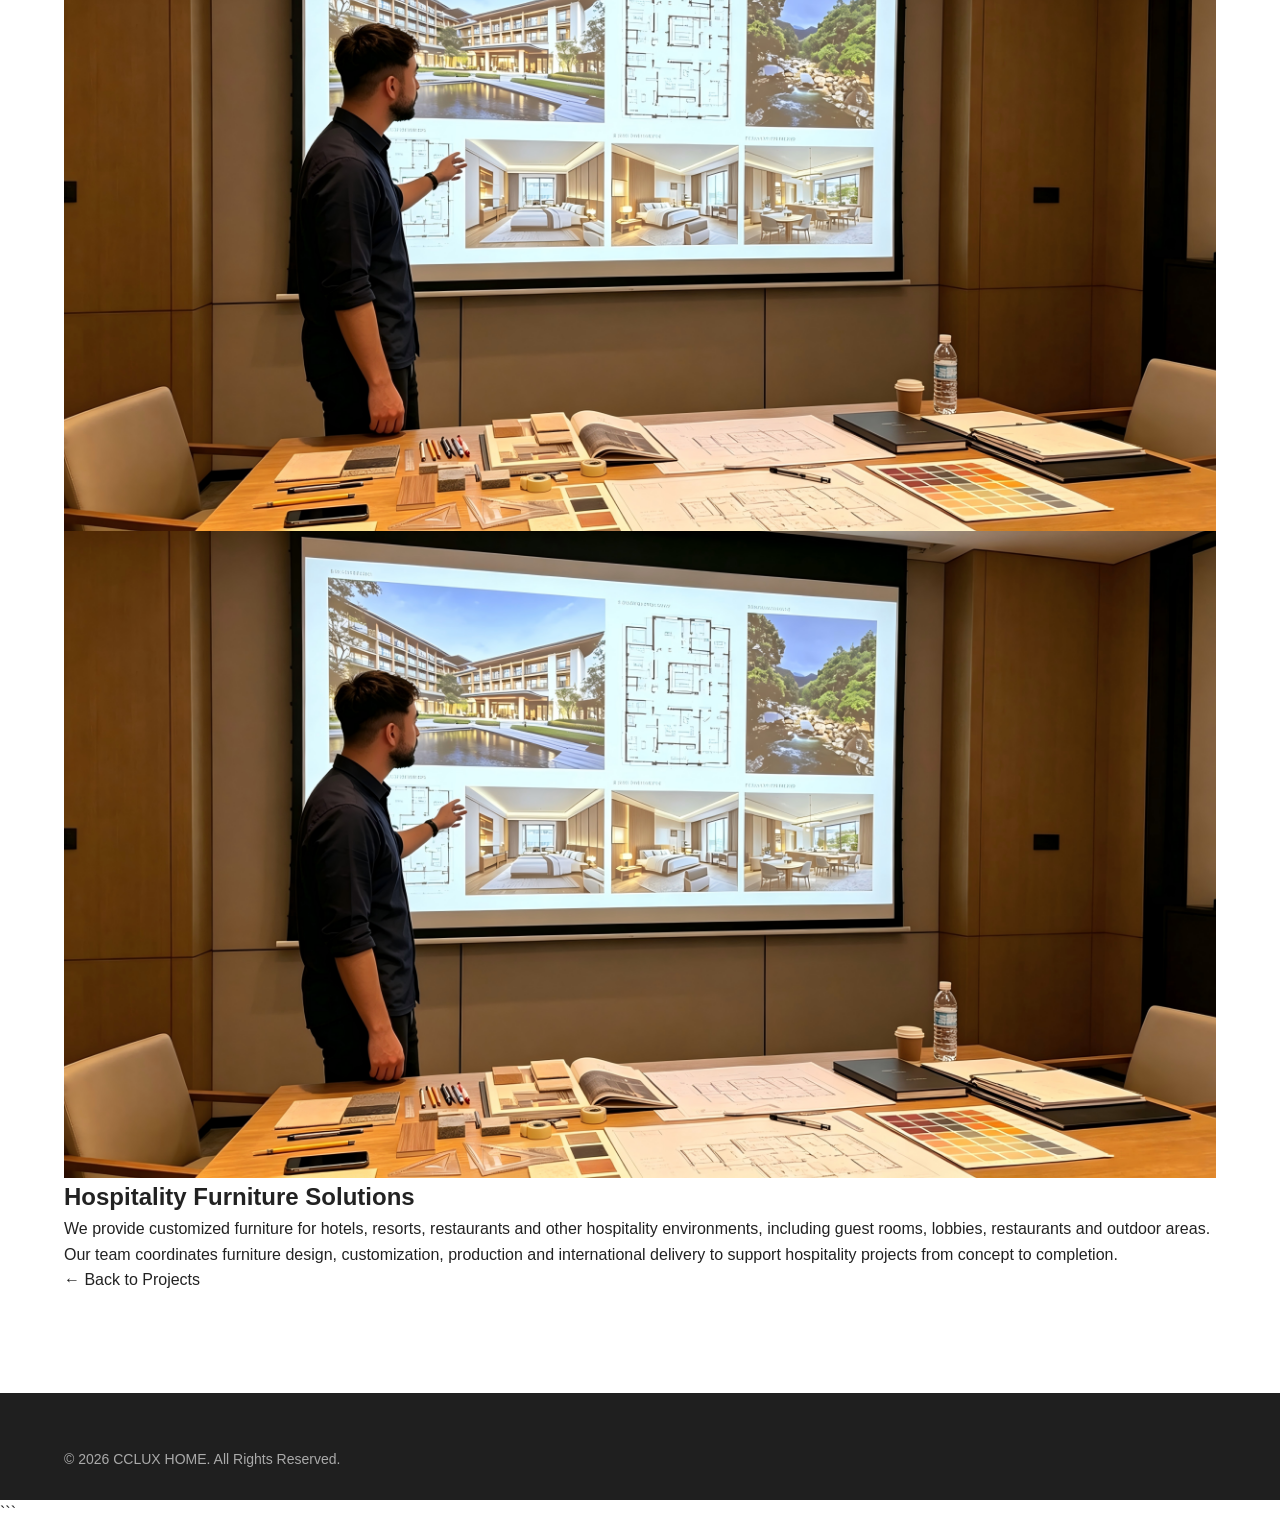
<file: projects/hospitality.html>
<!DOCTYPE html>
<html lang="en">

<head>

<meta charset="UTF-8">

<meta name="viewport" content="width=device-width, initial-scale=1.0">

<title>Hotel & Resort Furniture Project | CCLUX HOME</title>

<meta
name="description"
content="Custom hotel and resort furniture solutions by CCLUX HOME for hospitality projects worldwide."
>

<link rel="stylesheet" href="../css/style.css">

</head>


<body>


<!-- =========================
HEADER
========================= -->

<header class="header">

<a href="../index.html" class="logo">
CCLUX<br>HOME
</a>


<nav class="nav">

<a href="../index.html#home">
Home
</a>

<a href="../index.html#about">
About
</a>

<a href="../index.html#indoor">
Indoor
</a>

<a href="../index.html#outdoor">
Outdoor
</a>

<a href="../index.html#projects">
Projects
</a>

<a href="../index.html#contact">
Contact
</a>

</nav>


<a
href="../index.html#contact"
class="header-btn"
>
Get Quote
</a>

</header>



<!-- =========================
PROJECT DETAIL
========================= -->

<section class="project-detail">

<div class="container">


<!-- PROJECT INTRO -->

<div class="project-detail-header">

<p class="project-detail-label">
SELECTED PROJECT
</p>


<h1 class="project-detail-title">
Hospitality
</h1>


<p class="project-detail-description">

Customized furniture solutions for hotels, resorts
and hospitality projects, combining durability,
comfort and sophisticated design.

</p>

</div>



<!-- =========================
PROJECT GALLERY
========================= -->

<div class="project-gallery">


<img
src="../assets/images/hero/Projects/pjj003.png"
alt="Luxury hotel and resort interior"
>


<img
src="../assets/images/hero/Projects/pjj003.png"
alt="Hotel furniture project"
>


<img
src="../assets/images/hero/Projects/pjj003.png"
alt="Resort furniture project"
>


<img
src="../assets/images/hero/Projects/pjj003.png"
alt="Custom hospitality furniture"
>


</div>



<!-- =========================
PROJECT INFORMATION
========================= -->

<div class="project-info">


<h2>
Hospitality Furniture Solutions
</h2>


<p>

We provide customized furniture for hotels,
resorts, restaurants and other hospitality
environments, including guest rooms, lobbies,
restaurants and outdoor areas.

</p>


<p>

Our team coordinates furniture design,
customization, production and international
delivery to support hospitality projects
from concept to completion.

</p>


<a
href="../index.html#projects"
class="project-back"
>
← Back to Projects
</a>


</div>


</div>

</section>



<!-- =========================
FOOTER
========================= -->

<footer class="footer">

<div class="container">

<p>
© 2026 CCLUX HOME. All Rights Reserved.
</p>

</div>

</footer>


</body>

</html>
```
</file>
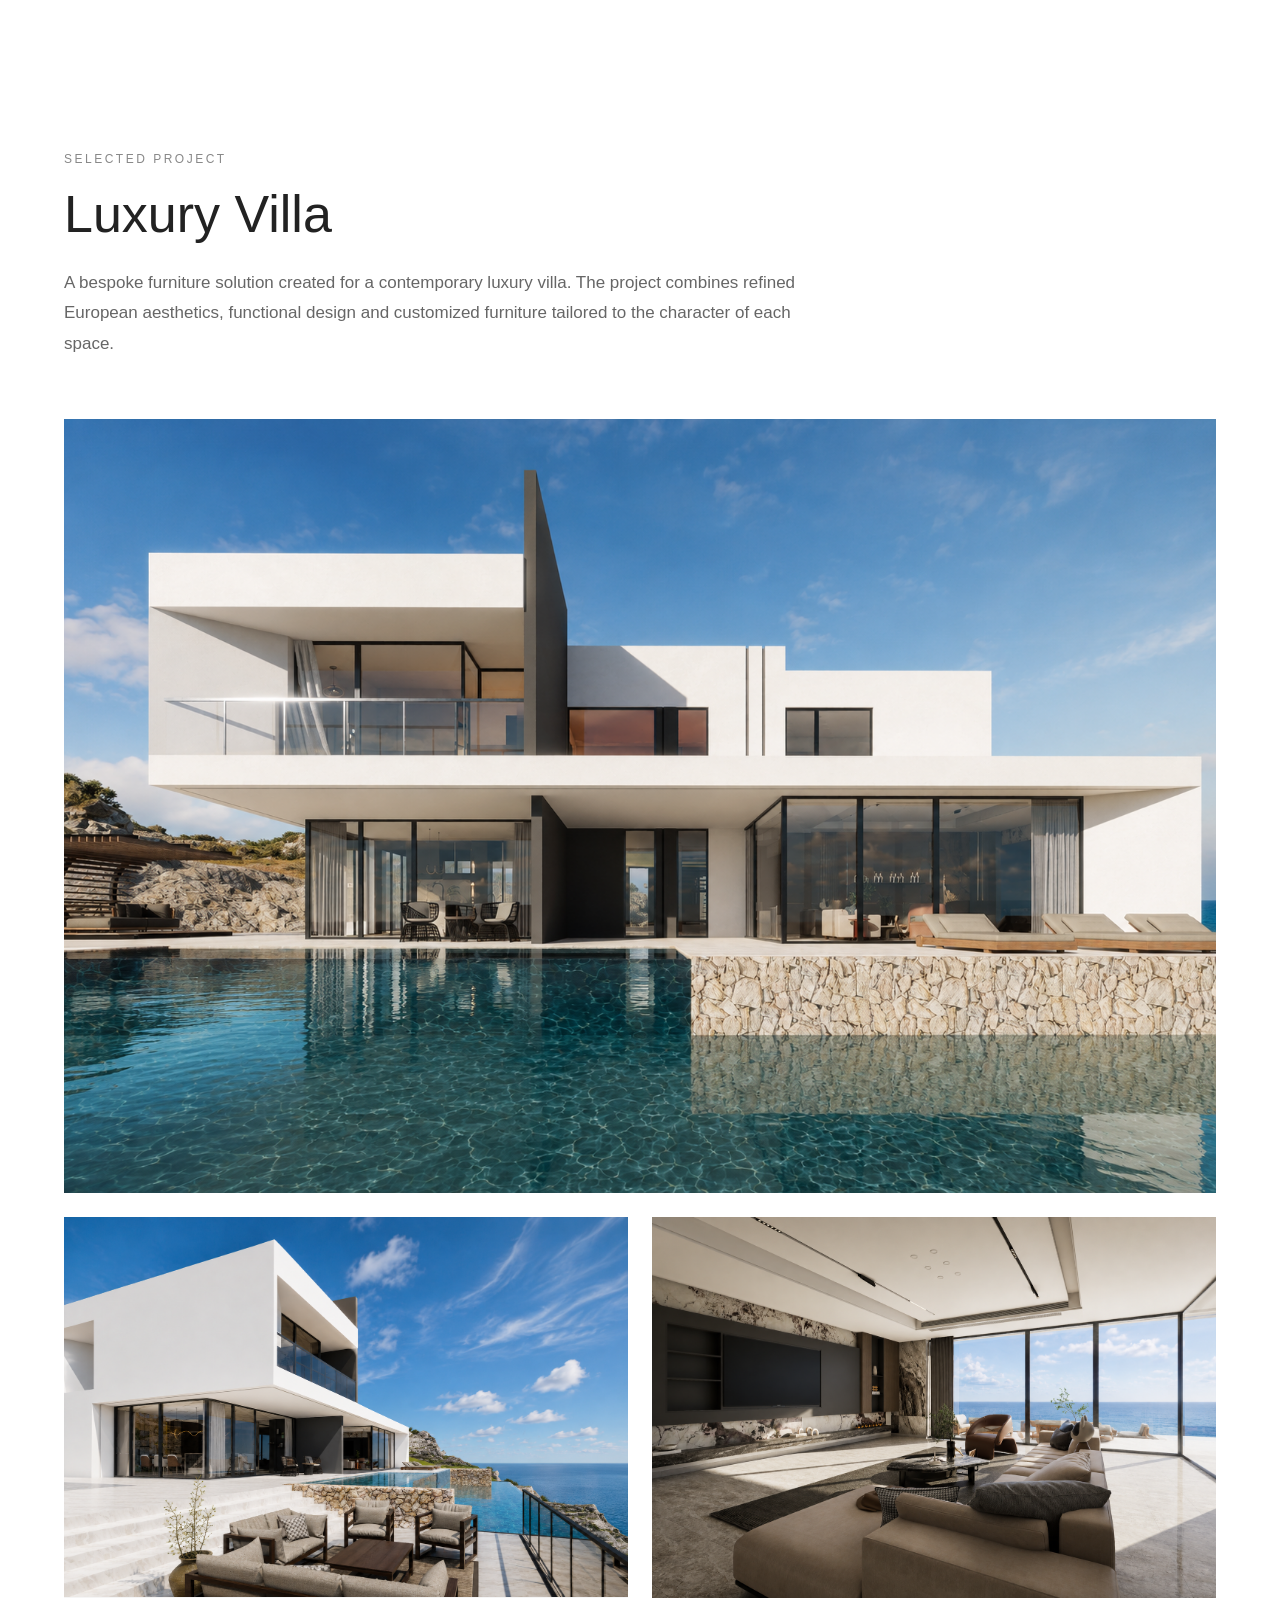
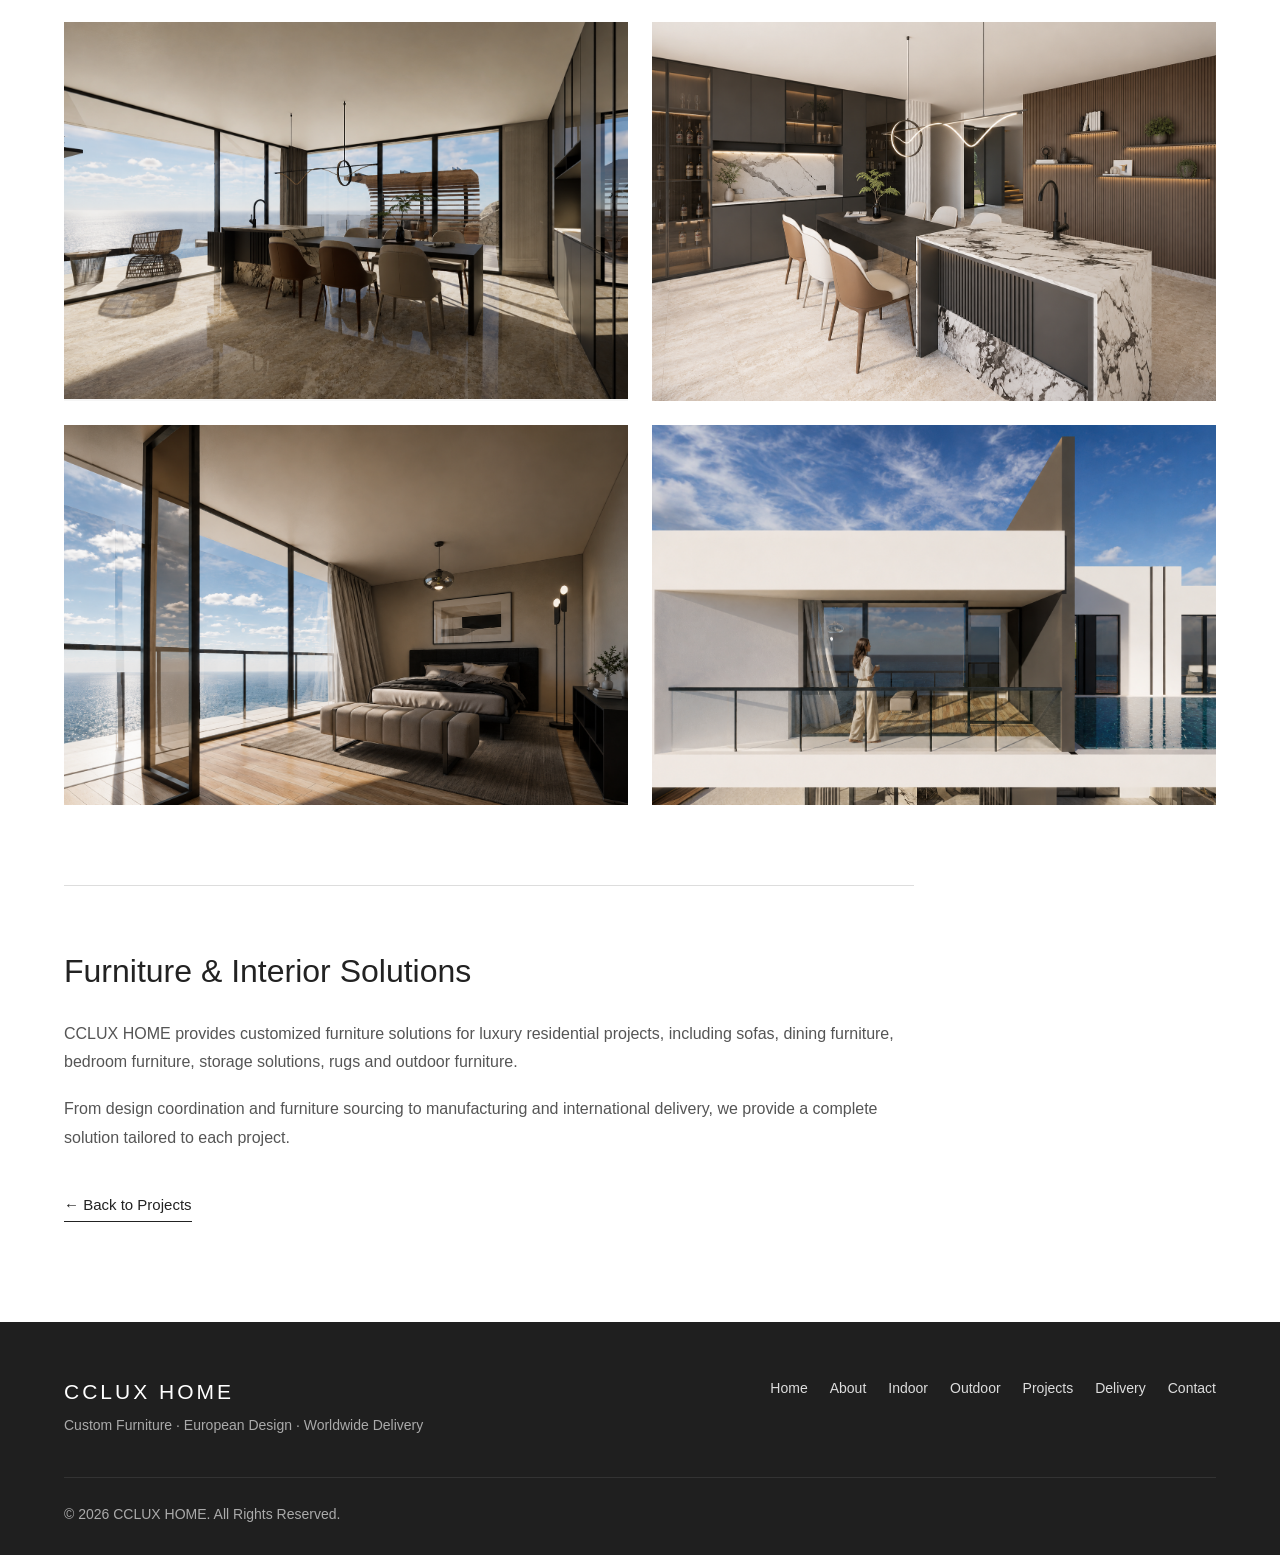
<file: projects/villa.html>
<!DOCTYPE html>

<html lang="en">

<head>

<meta charset="UTF-8">

<meta name="viewport" content="width=device-width, initial-scale=1.0">

<title>Luxury Villa Furniture Project | CCLUX HOME</title>

<meta
name="description"
content="Luxury villa furniture project by CCLUX HOME, combining bespoke furniture, European design and professional manufacturing."

>

<link rel="stylesheet" href="../css/style.css">

<style>

/* ==================================================
PROJECT DETAIL
================================================== */

.project-detail {
    padding: 150px 0 100px;
    background: #ffffff;
}

.project-detail-header {
    max-width: 850px;
    margin-bottom: 60px;
}

.project-detail-label {
    font-size: 12px;
    letter-spacing: 2.5px;
    color: #888;
    margin-bottom: 14px;
}

.project-detail-title {
    font-size: 52px;
    font-weight: 400;
    line-height: 1.2;
    margin-bottom: 22px;
}

.project-detail-description {
    max-width: 780px;
    font-size: 17px;
    line-height: 1.8;
    color: #666;
}


/* ==================================================
PROJECT GALLERY
================================================== */

/*
第一行：
villa01
占满整行

下面：
villa02 + villa03
villa04 + villa05
villa06 + villa07
*/

.project-gallery {
    display: grid;
    grid-template-columns: repeat(2, minmax(0, 1fr));
    gap: 24px;
    width: 100%;
}


/* ==================================================
第一张大图
================================================== */

.gallery-main {
    grid-column: 1 / -1;
    width: 100%;
    overflow: hidden;
    background: #f5f5f5;
}

.gallery-main img {
    width: 100%;
    height: auto;
    display: block;
    object-fit: contain;
}


/* ==================================================
下面六张图片
================================================== */

.gallery-item {
    width: 100%;
    overflow: hidden;
    background: #f5f5f5;
}

.gallery-item img {
    width: 100%;
    height: auto;
    display: block;
    object-fit: contain;
    transition: transform 0.4s ease;
}

.gallery-item:hover img {
    transform: scale(1.02);
}


/* ==================================================
PROJECT INFORMATION
================================================== */

.project-info {
    max-width: 850px;
    margin-top: 80px;
    padding-top: 60px;
    border-top: 1px solid #dddddd;
}

.project-info h2 {
    font-size: 32px;
    font-weight: 400;
    margin-bottom: 22px;
}

.project-info p {
    font-size: 16px;
    line-height: 1.8;
    color: #555;
    margin-bottom: 18px;
}

.project-back {
    display: inline-block;
    margin-top: 22px;
    font-size: 15px;
    border-bottom: 1px solid #222;
    padding-bottom: 4px;
    transition: opacity 0.3s ease;
}

.project-back:hover {
    opacity: 0.6;
}


/* ==================================================
MOBILE
================================================== */

@media (max-width: 700px) {

    .project-detail {
        padding: 120px 0 70px;
    }

    .project-detail-header {
        margin-bottom: 40px;
    }

    .project-detail-title {
        font-size: 38px;
    }

    .project-detail-description {
        font-size: 15px;
    }

    .project-gallery {
        grid-template-columns: 1fr;
        gap: 18px;
    }

    .gallery-main {
        grid-column: 1;
    }

    .gallery-item {
        width: 100%;
    }

    .project-info {
        margin-top: 55px;
        padding-top: 45px;
    }

    .project-info h2 {
        font-size: 28px;
    }

}


/* ==================================================
SMALL MOBILE
================================================== */

@media (max-width: 500px) {

    .project-detail-title {
        font-size: 32px;
    }

    .project-detail-description {
        font-size: 15px;
        line-height: 1.7;
    }

}

</style>

</head>

<body>

<!-- ==================================================
HEADER
================================================== -->

<header class="header">

<a href="../index.html" class="logo">
CCLUX<br>HOME
</a>

<nav class="nav">

<a href="../index.html#home">Home</a>

<a href="../index.html#about">About</a>

<a href="../index.html#indoor">Indoor</a>

<a href="../index.html#outdoor">Outdoor</a>

<a href="../index.html#projects">Projects</a>

<a href="../index.html#delivery">Delivery</a>

<a href="../index.html#contact">Contact</a>

</nav>

<a
href="../index.html#contact"
class="header-btn"

>

Get Quote </a>

</header>

<!-- ==================================================
PROJECT DETAIL
================================================== -->

<section class="project-detail">

<div class="container">

<!-- ==================================================
PROJECT HEADER
================================================== -->

<div class="project-detail-header">

<p class="project-detail-label">
SELECTED PROJECT
</p>

<h1 class="project-detail-title">
Luxury Villa
</h1>

<p class="project-detail-description">
A bespoke furniture solution created for a contemporary luxury villa.
The project combines refined European aesthetics, functional design
and customized furniture tailored to the character of each space.
</p>

</div>

<!-- ==================================================
7 IMAGE PROJECT GALLERY
================================================== -->

<div class="project-gallery">

<!-- ==================================================
ROW 1 — LARGE IMAGE
================================================== -->

<div class="gallery-main">

<img
src="../assets/images/hero/Projects/villa01.png"
alt="Luxury villa interior by CCLUX HOME"

>

</div>

<!-- ==================================================
ROW 2
================================================== -->

<div class="gallery-item">

<img
src="../assets/images/hero/Projects/villa02.png"
alt="Luxury villa living room furniture"

>

</div>

<div class="gallery-item">

<img
src="../assets/images/hero/Projects/villa03.png"
alt="Custom villa furniture"

>

</div>

<!-- ==================================================
ROW 3
================================================== -->

<div class="gallery-item">

<img
src="../assets/images/hero/Projects/villa04.png"
alt="Luxury villa interior furniture"

>

</div>

<div class="gallery-item">

<img
src="../assets/images/hero/Projects/villa05.png"
alt="Luxury villa dining area"

>

</div>

<!-- ==================================================
ROW 4
================================================== -->

<div class="gallery-item">

<img
src="../assets/images/hero/Projects/villa06.png"
alt="Luxury villa bedroom furniture"

>

</div>

<div class="gallery-item">

<img
src="../assets/images/hero/Projects/villa07.png"
alt="Luxury villa custom furniture"

>

</div>

</div>

<!-- ==================================================
PROJECT INFORMATION
================================================== -->

<div class="project-info">

<h2>
Furniture & Interior Solutions
</h2>

<p>
CCLUX HOME provides customized furniture solutions for luxury
residential projects, including sofas, dining furniture, bedroom
furniture, storage solutions, rugs and outdoor furniture.
</p>

<p>
From design coordination and furniture sourcing to manufacturing
and international delivery, we provide a complete solution tailored
to each project.
</p>

<a
href="../index.html#projects"
class="project-back"

>

← Back to Projects </a>

</div>

</div>

</section>

<!-- ==================================================
FOOTER
================================================== -->

<footer class="footer">

<div class="container">

<div class="footer-content">

<div>

<h3>
CCLUX HOME
</h3>

<p>
Custom Furniture · European Design · Worldwide Delivery
</p>

</div>

<div class="footer-links">

<a href="../index.html#home">
Home
</a>

<a href="../index.html#about">
About
</a>

<a href="../index.html#indoor">
Indoor
</a>

<a href="../index.html#outdoor">
Outdoor
</a>

<a href="../index.html#projects">
Projects
</a>

<a href="../index.html#delivery">
Delivery
</a>

<a href="../index.html#contact">
Contact
</a>

</div>

</div>

<p class="copyright">
© 2026 CCLUX HOME. All Rights Reserved.
</p>

</div>

</footer>

</body>

</html>
</file>
<file: css/style.css>
/* ==================================================
RESET
================================================== */

* {
    margin: 0;
    padding: 0;
    box-sizing: border-box;
}


html {
    scroll-behavior: smooth;
}


body {
    font-family:
        "Helvetica Neue",
        Arial,
        sans-serif;

    color: #222222;

    background: #ffffff;

    line-height: 1.6;
}


img {
    width: 100%;
    display: block;
}


a {
    text-decoration: none;
    color: inherit;
}


.container {
    width: 90%;
    max-width: 1200px;
    margin: 0 auto;
}


/* ==================================================
HEADER
================================================== */

.header {
    position: absolute;

    top: 0;
    left: 0;

    width: 100%;
    height: 100px;

    display: flex;

    align-items: center;

    justify-content: space-between;

    padding: 0 60px;

    z-index: 10;

    color: #ffffff;
}


.logo {
    font-size: 22px;

    font-weight: 400;

    letter-spacing: 5px;

    line-height: 1.2;

    color: #ffffff;
}


.nav {
    display: flex;

    align-items: center;

    gap: 28px;
}


.nav a {
    color: #ffffff;

    font-size: 14px;

    font-weight: 400;

    transition:
        opacity 0.3s ease;
}


.nav a:hover {
    opacity: 0.7;
}


.header-btn {
    color: #ffffff;

    border:
        1px solid
        rgba(255,255,255,0.8);

    padding: 12px 26px;

    font-size: 14px;

    transition:
        all 0.3s ease;
}


.header-btn:hover {
    background: #ffffff;

    color: #222222;
}


/* ==================================================
HERO
================================================== */

.hero {
    min-height: 760px;

    height: 100vh;

    background-image:
        linear-gradient(
            rgba(0,0,0,0.38),
            rgba(0,0,0,0.38)
        ),
        url("../assets/images/hero/hero-villa-interior.png");

    background-size: cover;

    background-position: center;

    background-repeat: no-repeat;

    display: flex;

    align-items: center;

    padding: 0 60px;
}


.hero-content {
    max-width: 700px;

    color: #ffffff;
}


.hero h1 {
    font-size: 48px;

    font-weight: 400;

    line-height: 1.25;

    margin-bottom: 20px;
}


.hero p {
    font-size: 18px;

    font-weight: 300;

    line-height: 1.6;

    margin-bottom: 32px;
}


/* ==================================================
BUTTONS
================================================== */

.buttons {
    display: flex;

    gap: 16px;

    flex-wrap: wrap;
}


.buttons a {
    display: inline-block;

    padding: 14px 28px;

    font-size: 15px;
}


.btn-primary {
    background: #ffffff;

    color: #222222;
}


.btn-secondary {
    color: #ffffff;

    border:
        1px solid
        rgba(255,255,255,0.8);
}


.btn-primary:hover {
    opacity: 0.88;
}


.btn-secondary:hover {
    background: #ffffff;

    color: #222222;
}


/* ==================================================
GENERAL SECTION
================================================== */

section {
    padding: 100px 0;
}


.section-title {
    font-size: 38px;

    font-weight: 400;

    line-height: 1.3;

    margin-bottom: 20px;
}


.section-text {
    max-width: 700px;

    font-size: 17px;

    line-height: 1.7;

    color: #666666;

    margin-bottom: 50px;
}


/* ==================================================
ABOUT
================================================== */

.about {
    background: #f7f7f7;
}


.about-grid {
    display: grid;

    grid-template-columns:
        1fr 1fr;

    gap: 70px;

    align-items: center;
}


.about-image {
    width: 100%;

    overflow: hidden;
}


.about-image img {
    width: 100%;

    height: 520px;

    object-fit: cover;

    object-position: center;
}


.about-content h3 {
    font-size: 28px;

    font-weight: 400;

    line-height: 1.3;

    margin-bottom: 20px;
}


.about-content p {
    font-size: 16px;

    color: #555555;

    line-height: 1.8;

    margin-bottom: 18px;
}


.text-link {
    display: inline-block;

    margin-top: 10px;

    font-size: 15px;

    border-bottom:
        1px solid #222222;

    padding-bottom: 3px;

    transition:
        opacity 0.3s ease;
}


.text-link:hover {
    opacity: 0.65;
}


/* ==================================================
DESIGNER
================================================== */

.designer-section {
    display: grid;

    grid-template-columns:
        380px 1fr;

    gap: 70px;

    align-items: center;

    margin-top: 85px;

    padding-top: 75px;

    border-top:
        1px solid #dddddd;
}


.designer-image {
    width: 100%;

    overflow: hidden;
}


.designer-image img {
    width: 100%;

    height: 500px;

    object-fit: cover;

    object-position: center top;

    background: #eeeeee;
}


.designer-content {
    max-width: 650px;
}


.designer-label {
    font-size: 12px;

    letter-spacing: 2.5px;

    color: #888888;

    margin-bottom: 12px;
}


.designer-content h3 {
    font-size: 34px;

    font-weight: 400;

    line-height: 1.25;

    margin-bottom: 6px;
}


.designer-role {
    font-size: 17px !important;

    color: #777777 !important;

    line-height: 1.6;

    margin-bottom: 26px !important;
}


.designer-content p {
    font-size: 16px;

    color: #555555;

    line-height: 1.8;

    margin-bottom: 18px;
}


.designer-details {
    display: flex;

    flex-wrap: wrap;

    gap: 10px;

    margin-top: 28px;
}


.designer-details span {
    display: inline-block;

    padding: 8px 14px;

    border:
        1px solid #d7d7d7;

    font-size: 13px;

    color: #555555;

    background: #ffffff;
}


/* ==================================================
PRODUCTS
================================================== */

.products {
    background: #ffffff;
}


.outdoor {
    background: #f7f7f7;
}


.product-grid {
    display: grid;

    grid-template-columns:
        repeat(2, 1fr);

    gap: 35px;
}


.product-card {
    background: #ffffff;

    overflow: hidden;
}


.product-card img {
    width: 100%;

    height: 440px;

    object-fit: cover;

    object-position: center;

    transition:
        transform 0.4s ease;
}


.product-card:hover img {
    transform: scale(1.02);
}


.product-info {
    padding:
        18px 0 5px;
}


.product-info h3 {
    font-size: 21px;

    font-weight: 400;

    line-height: 1.4;
}


/* ==================================================
PROJECTS
================================================== */

.projects {
    background: #ffffff;
}


.projects-grid {
    display: grid;

    grid-template-columns:
        repeat(3, 1fr);

    gap: 25px;
}


.project-card {
    position: relative;

    display: block;

    overflow: hidden;

    text-decoration: none;

    color: inherit;

    cursor: pointer;

    background: #f5f5f5;
}


.project-card img {
    width: 100%;

    height: 460px;

    object-fit: cover;

    object-position: center;

    display: block;

    transition:
        transform 0.5s ease;
}


.project-card:hover img {
    transform: scale(1.04);
}


.project-overlay {
    position: absolute;

    left: 0;
    bottom: 0;

    width: 100%;

    padding:
        65px 25px 25px;

    color: #ffffff;

    background:
        linear-gradient(
            to top,
            rgba(0,0,0,0.75),
            rgba(0,0,0,0)
        );
}


.project-overlay h3 {
    margin:
        0 0 8px;

    font-size: 26px;

    font-weight: 400;

    line-height: 1.3;
}


.project-overlay span {
    display: inline-block;

    font-size: 13px;

    letter-spacing: 1.5px;

    opacity: 0.9;

    transition:
        transform 0.3s ease;
}


.project-card:hover
.project-overlay span {
    transform:
        translateX(5px);
}


/* ==================================================
LOGISTICS
ONLY FOUR IMAGES
NO PRODUCTION TEXT
================================================== */

.logistics {
    background: #f5f5f3;
}


.logistics-header {
    max-width: 900px;

    margin-bottom: 55px;
}


.logistics-label {
    font-size: 12px;

    letter-spacing: 2.5px;

    color: #888888;

    margin-bottom: 12px;
}


.logistics-header .section-title {
    margin-bottom: 20px;
}


/* ==================================================
FOUR DELIVERY IMAGES
DESKTOP = ONE ROW
================================================== */

.delivery-grid {
    display: grid;

    grid-template-columns:
        repeat(4, 1fr);

    gap: 22px;

    width: 100%;

    margin-bottom: 65px;
}


.delivery-card {
    min-width: 0;

    background: #ffffff;

    overflow: hidden;
}


/* ==================================================
DELIVERY IMAGE
NO CROPPING
================================================== */

.delivery-image {
    width: 100%;

    height: 230px;

    display: flex;

    align-items: center;

    justify-content: center;

    background: #eeeeec;

    overflow: hidden;
}


.delivery-image img {
    width: 100%;

    height: 100%;

    object-fit: contain;

    object-position: center;

    display: block;
}


/* ==================================================
EUROPE MARKETS
================================================== */

.europe-markets {
    border-top:
        1px solid #d3d3d3;

    border-bottom:
        1px solid #d3d3d3;

    padding: 30px 0;

    display: flex;

    align-items: center;

    justify-content: space-between;

    gap: 30px;
}


.markets-label {
    font-size: 11px;

    letter-spacing: 2px;

    color: #888888;

    white-space: nowrap;
}


.market-list {
    display: flex;

    flex-wrap: wrap;

    justify-content: flex-end;

    gap: 10px;
}


.market-list span {
    padding: 8px 13px;

    border:
        1px solid #d1d1d1;

    background: #ffffff;

    font-size: 12px;

    color: #555555;
}


/* ==================================================
LOGISTICS CTA
================================================== */

.logistics-cta {
    margin-top: 65px;

    max-width: 850px;
}


.logistics-cta h3 {
    font-size: 30px;

    font-weight: 400;

    line-height: 1.35;

    margin-bottom: 12px;
}


.logistics-cta p {
    font-size: 16px;

    color: #666666;

    line-height: 1.8;

    margin-bottom: 25px;

    max-width: 700px;
}


.logistics-btn {
    display: inline-block;

    background: #222222;

    color: #ffffff;

    padding: 14px 25px;

    font-size: 14px;

    transition:
        opacity 0.3s ease;
}


.logistics-btn:hover {
    opacity: 0.8;
}


/* ==================================================
CONTACT
================================================== */

.contact {
    background: #f7f7f7;
}


.contact-grid {
    display: grid;

    grid-template-columns:
        repeat(3, 1fr);

    gap: 25px;

    margin-bottom: 70px;
}


.contact-item {
    background: #ffffff;

    padding: 30px;

    min-height: 130px;
}


.contact-item h3 {
    font-size: 18px;

    font-weight: 500;

    line-height: 1.4;

    margin-bottom: 10px;
}


.contact-item p,
.contact-item a {
    font-size: 15px;

    color: #555555;

    line-height: 1.6;
}


.contact-item a:hover {
    color: #222222;
}


/* ==================================================
FORM
================================================== */

.inquiry-form {
    max-width: 900px;

    margin: 0 auto;

    background: #ffffff;

    padding: 55px;
}


.inquiry-form h2 {
    font-size: 32px;

    font-weight: 400;

    line-height: 1.3;

    margin-bottom: 10px;
}


.inquiry-form > p {
    color: #666666;

    margin-bottom: 35px;
}


.form-grid {
    display: grid;

    grid-template-columns:
        repeat(2, 1fr);

    gap: 20px;
}


.form-group {
    display: flex;

    flex-direction: column;

    margin-bottom: 20px;
}


.form-group label {
    font-size: 14px;

    margin-bottom: 8px;
}


.form-group input,
.form-group textarea {
    width: 100%;

    border:
        1px solid #d8d8d8;

    padding: 14px 15px;

    font-family: inherit;

    font-size: 15px;

    background: #ffffff;

    color: #222222;
}


.form-group input::placeholder,
.form-group textarea::placeholder {
    color: #999999;
}


.form-group input:focus,
.form-group textarea:focus {
    outline: none;

    border-color: #777777;
}


.form-group textarea {
    resize: vertical;

    min-height: 140px;
}


.full-width {
    width: 100%;
}


.submit-btn {
    border: none;

    background: #222222;

    color: #ffffff;

    padding: 15px 30px;

    font-size: 15px;

    cursor: pointer;

    transition:
        opacity 0.3s ease;
}


.submit-btn:hover {
    opacity: 0.8;
}


/* ==================================================
FOOTER
================================================== */

.footer {
    background: #1f1f1f;

    color: #ffffff;

    padding:
        55px 0 30px;
}


.footer-content {
    display: flex;

    justify-content: space-between;

    align-items: flex-start;

    gap: 40px;

    margin-bottom: 40px;
}


.footer h3 {
    font-size: 21px;

    font-weight: 400;

    letter-spacing: 3px;

    line-height: 1.4;

    margin-bottom: 8px;
}


.footer p {
    color: #aaaaaa;

    font-size: 14px;

    line-height: 1.6;
}


.footer-links {
    display: flex;

    gap: 22px;

    flex-wrap: wrap;
}


.footer-links a {
    color: #dddddd;

    font-size: 14px;

    transition:
        color 0.3s ease;
}


.footer-links a:hover {
    color: #ffffff;
}


.copyright {
    border-top:
        1px solid #333333;

    padding-top: 25px;

    font-size: 13px;

    color: #888888;
}


/* ==================================================
TABLET
================================================== */

@media (max-width: 1100px) {

    .header {
        padding: 0 35px;
    }


    .hero {
        padding: 0 35px;
    }


    .nav {
        gap: 18px;
    }


    .nav a {
        font-size: 13px;
    }


    .about-grid {
        gap: 40px;
    }


    .designer-section {
        grid-template-columns:
            340px 1fr;

        gap: 45px;
    }


    .designer-image img {
        height: 460px;
    }


    .projects-grid {
        grid-template-columns:
            repeat(2, 1fr);
    }


    /* LOGISTICS */

    .delivery-grid {
        grid-template-columns:
            repeat(2, 1fr);

        gap: 20px;
    }

}


/* ==================================================
MOBILE
================================================== */

@media (max-width: 850px) {

    .header {
        height: 85px;

        padding: 0 22px;
    }


    .logo {
        font-size: 18px;

        letter-spacing: 4px;
    }


    .nav {
        display: none;
    }


    .header-btn {
        padding: 10px 18px;

        font-size: 13px;
    }


    /* ==================================================
    HERO
    ================================================== */

    .hero {
        min-height: 650px;

        height: 90vh;

        padding: 0 22px;

        background-position: center;
    }


    .hero-content {
        max-width: 520px;
    }


    .hero h1 {
        font-size: 36px;

        line-height: 1.25;
    }


    .hero p {
        font-size: 16px;
    }


    /* ==================================================
    GENERAL
    ================================================== */

    section {
        padding: 75px 0;
    }


    .container {
        width: 88%;
    }


    .section-title {
        font-size: 31px;
    }


    .section-text {
        font-size: 16px;

        margin-bottom: 35px;
    }


    /* ==================================================
    ABOUT
    ================================================== */

    .about-grid {
        grid-template-columns: 1fr;

        gap: 35px;
    }


    .about-image img {
        height: 420px;
    }


    /* ==================================================
    DESIGNER
    ================================================== */

    .designer-section {
        grid-template-columns: 1fr;

        gap: 32px;

        margin-top: 55px;

        padding-top: 50px;
    }


    .designer-image {
        max-width: 460px;
    }


    .designer-image img {
        height: auto;

        max-height: 520px;

        object-fit: contain;

        object-position: center top;
    }


    .designer-content {
        max-width: 100%;
    }


    .designer-content h3 {
        font-size: 28px;
    }


    .designer-role {
        font-size: 16px !important;
    }


    .designer-content p {
        font-size: 15px;
    }


    /* ==================================================
    PRODUCTS
    ================================================== */

    .product-grid {
        grid-template-columns: 1fr;

        gap: 30px;
    }


    .product-card img {
        height: 420px;
    }


    /* ==================================================
    PROJECTS
    ================================================== */

    .projects-grid {
        grid-template-columns: 1fr;

        gap: 25px;
    }


    .project-card img {
        height: 480px;
    }


    /* ==================================================
    LOGISTICS
    ================================================== */

    .delivery-grid {
        grid-template-columns:
            repeat(2, 1fr);

        gap: 18px;

        margin-bottom: 50px;
    }


    .delivery-image {
        height: 210px;
    }


    .europe-markets {
        flex-direction: column;

        align-items: flex-start;

        gap: 20px;
    }


    .market-list {
        justify-content: flex-start;
    }


    .logistics-cta {
        margin-top: 50px;
    }


    /* ==================================================
    CONTACT
    ================================================== */

    .contact-grid {
        grid-template-columns: 1fr;

        gap: 15px;

        margin-bottom: 45px;
    }


    .inquiry-form {
        padding: 35px 25px;
    }


    .inquiry-form h2 {
        font-size: 28px;
    }


    .form-grid {
        grid-template-columns: 1fr;

        gap: 0;
    }


    /* ==================================================
    FOOTER
    ================================================== */

    .footer-content {
        flex-direction: column;
    }

}


/* ==================================================
SMALL MOBILE
================================================== */

@media (max-width: 500px) {

    /* HERO */

    .hero h1 {
        font-size: 31px;
    }


    .hero p {
        font-size: 15px;
    }


    .buttons {
        flex-direction: column;

        align-items: flex-start;
    }


    .buttons a {
        text-align: center;

        min-width: 150px;
    }


    /* GENERAL */

    .section-title {
        font-size: 28px;
    }


    /* ABOUT */

    .about-image img {
        height: 330px;
    }


    /* DESIGNER */

    .designer-section {
        margin-top: 45px;

        padding-top: 42px;
    }


    .designer-content h3 {
        font-size: 26px;
    }


    .designer-details {
        gap: 8px;
    }


    .designer-details span {
        font-size: 12px;

        padding: 7px 11px;
    }


    /* PRODUCTS */

    .product-card img {
        height: 340px;
    }


    /* PROJECTS */

    .project-card img {
        height: 400px;
    }


    /* ==================================================
    LOGISTICS
    ================================================== */

    .delivery-grid {
        grid-template-columns: 1fr;

        gap: 25px;
    }


    .delivery-image {
        height: auto;

        min-height: 240px;
    }


    .market-list span {
        font-size: 11px;

        padding: 7px 10px;
    }


    .logistics-cta h3 {
        font-size: 25px;
    }


    /* ==================================================
    CONTACT
    ================================================== */

    .inquiry-form {
        padding: 30px 20px;
    }

}
</file>
